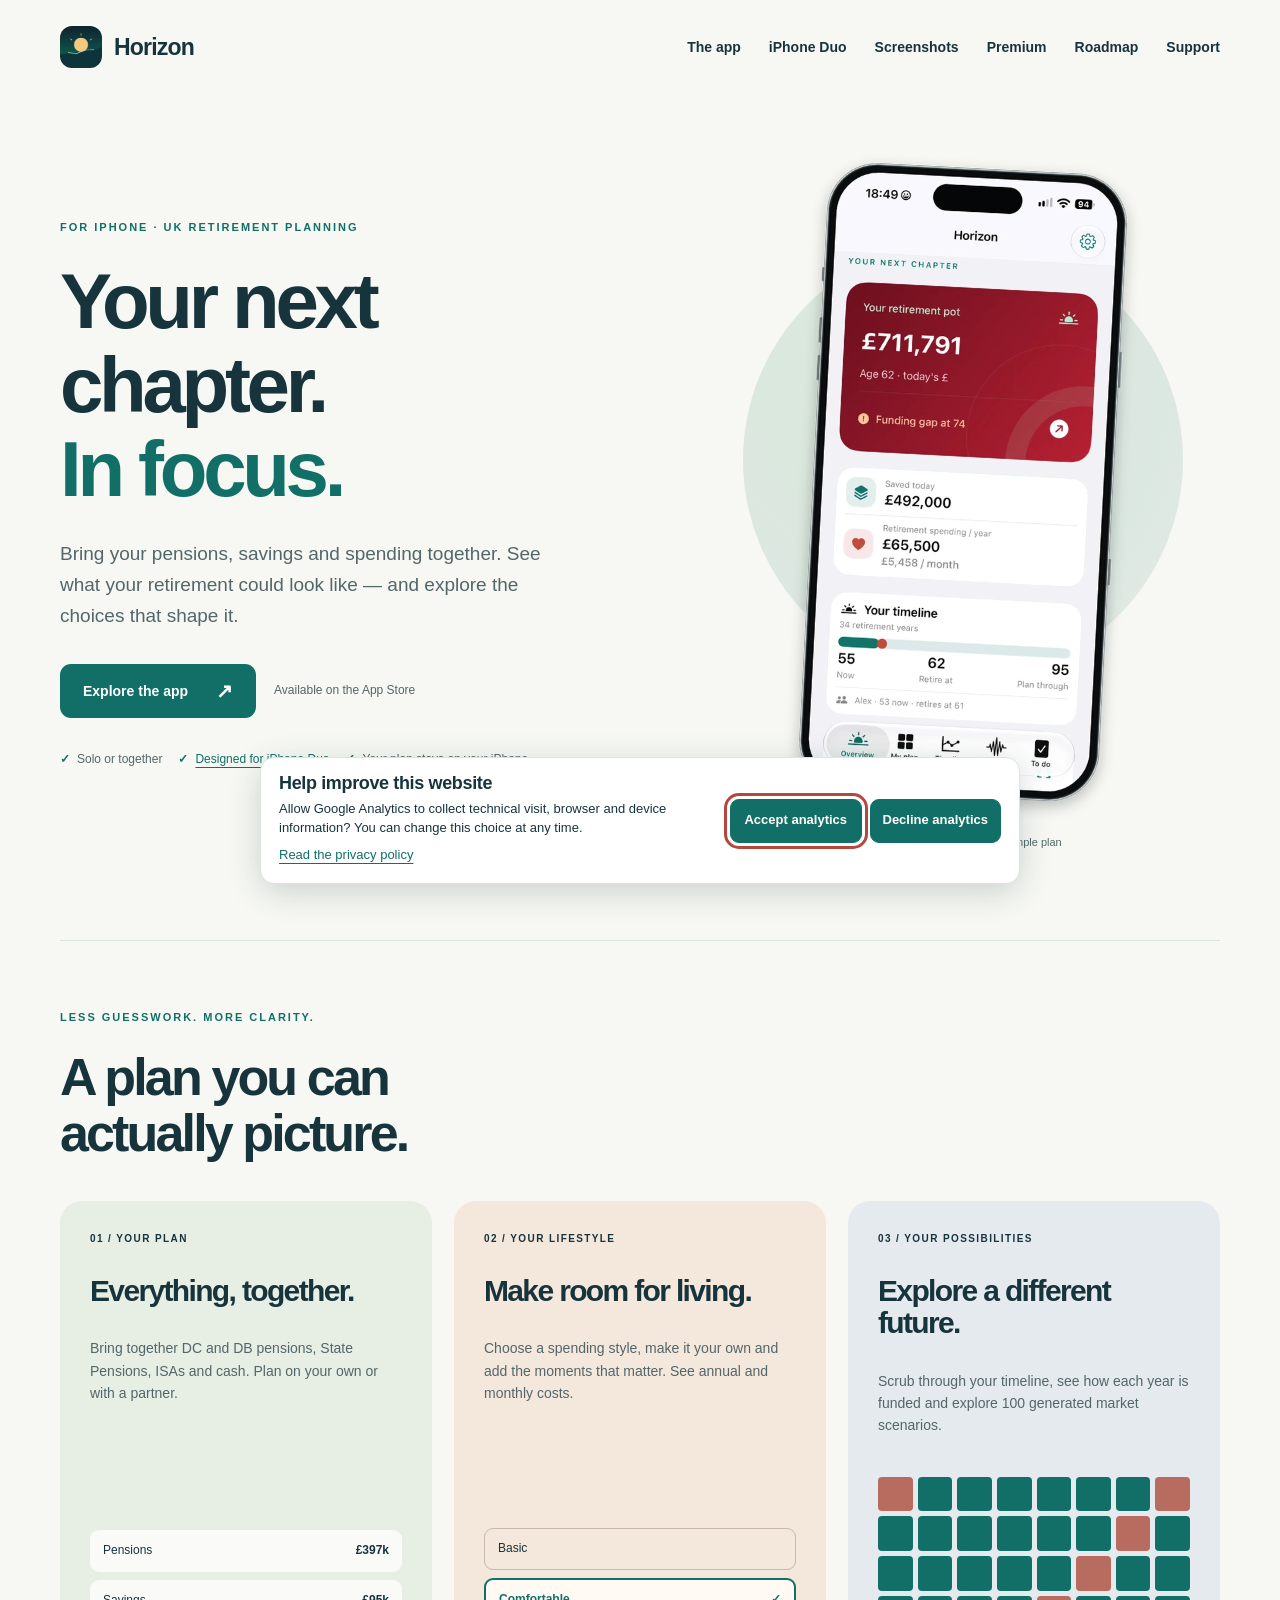
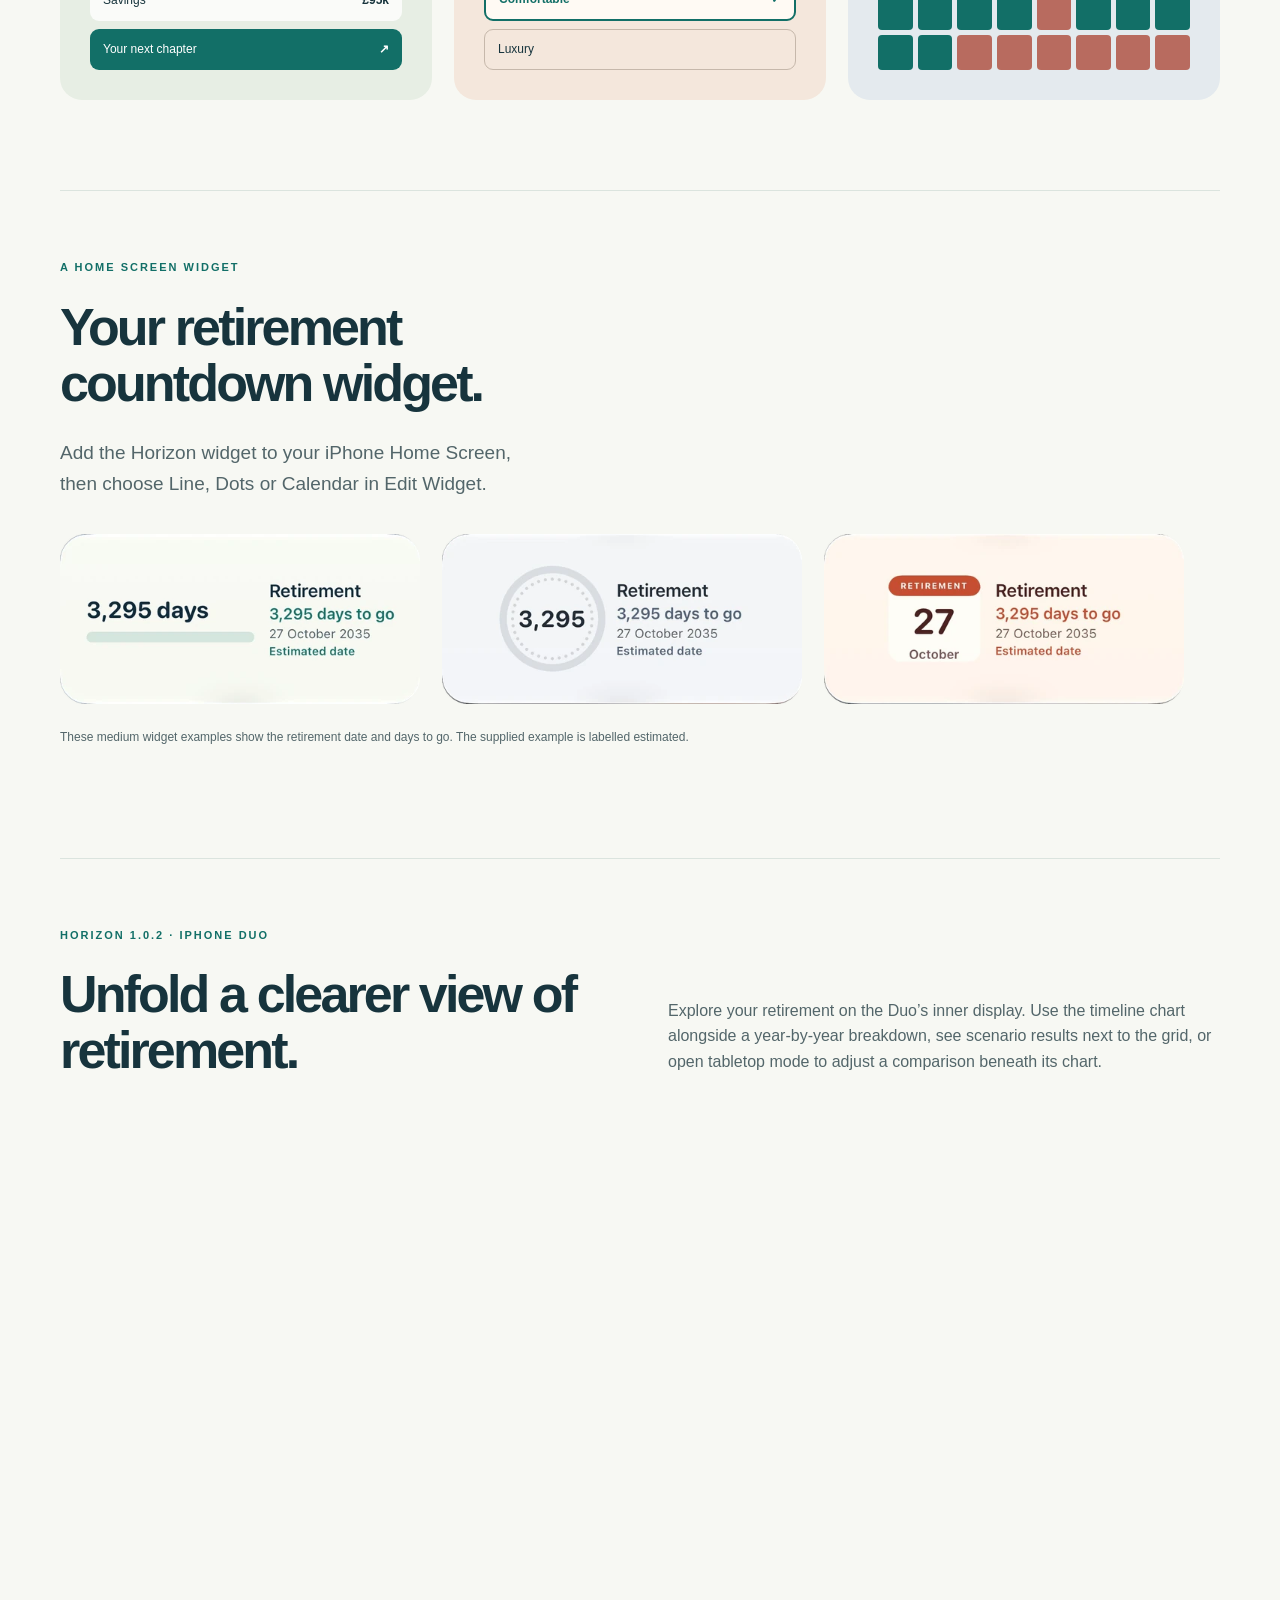
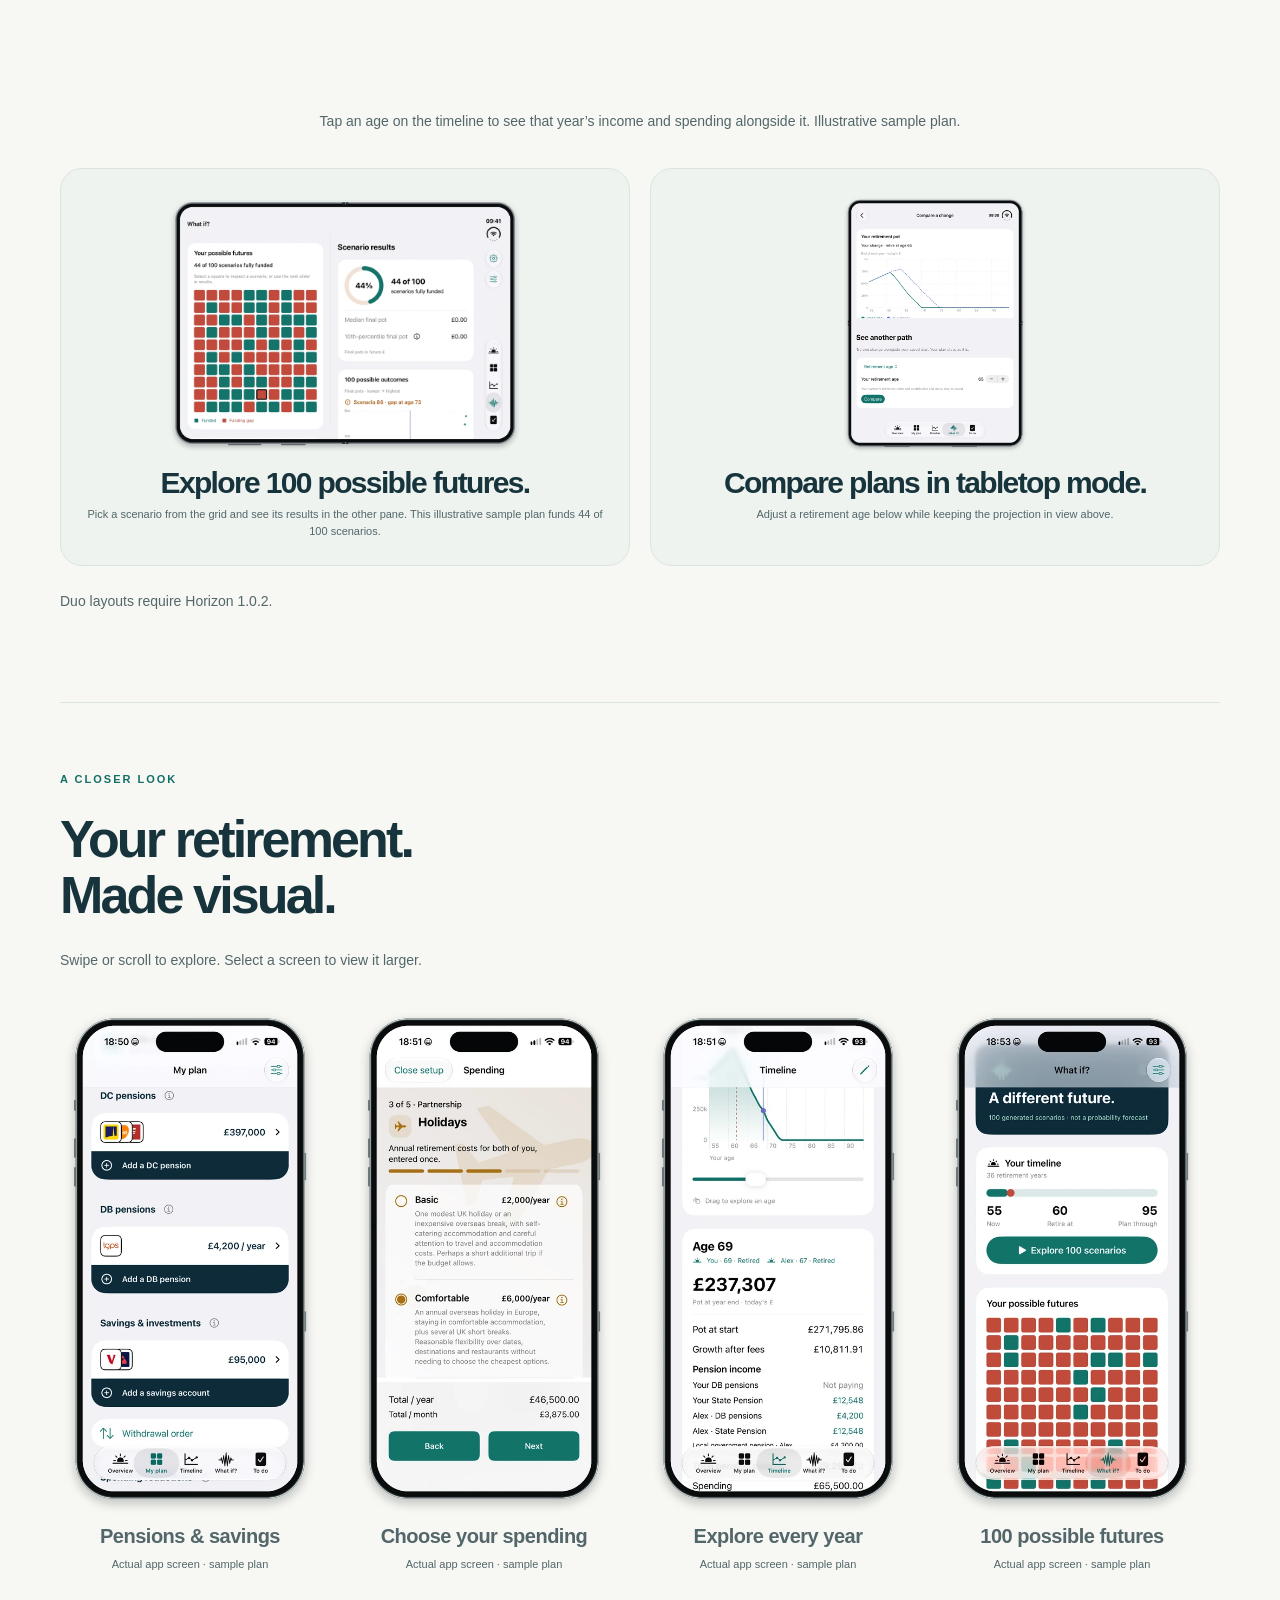
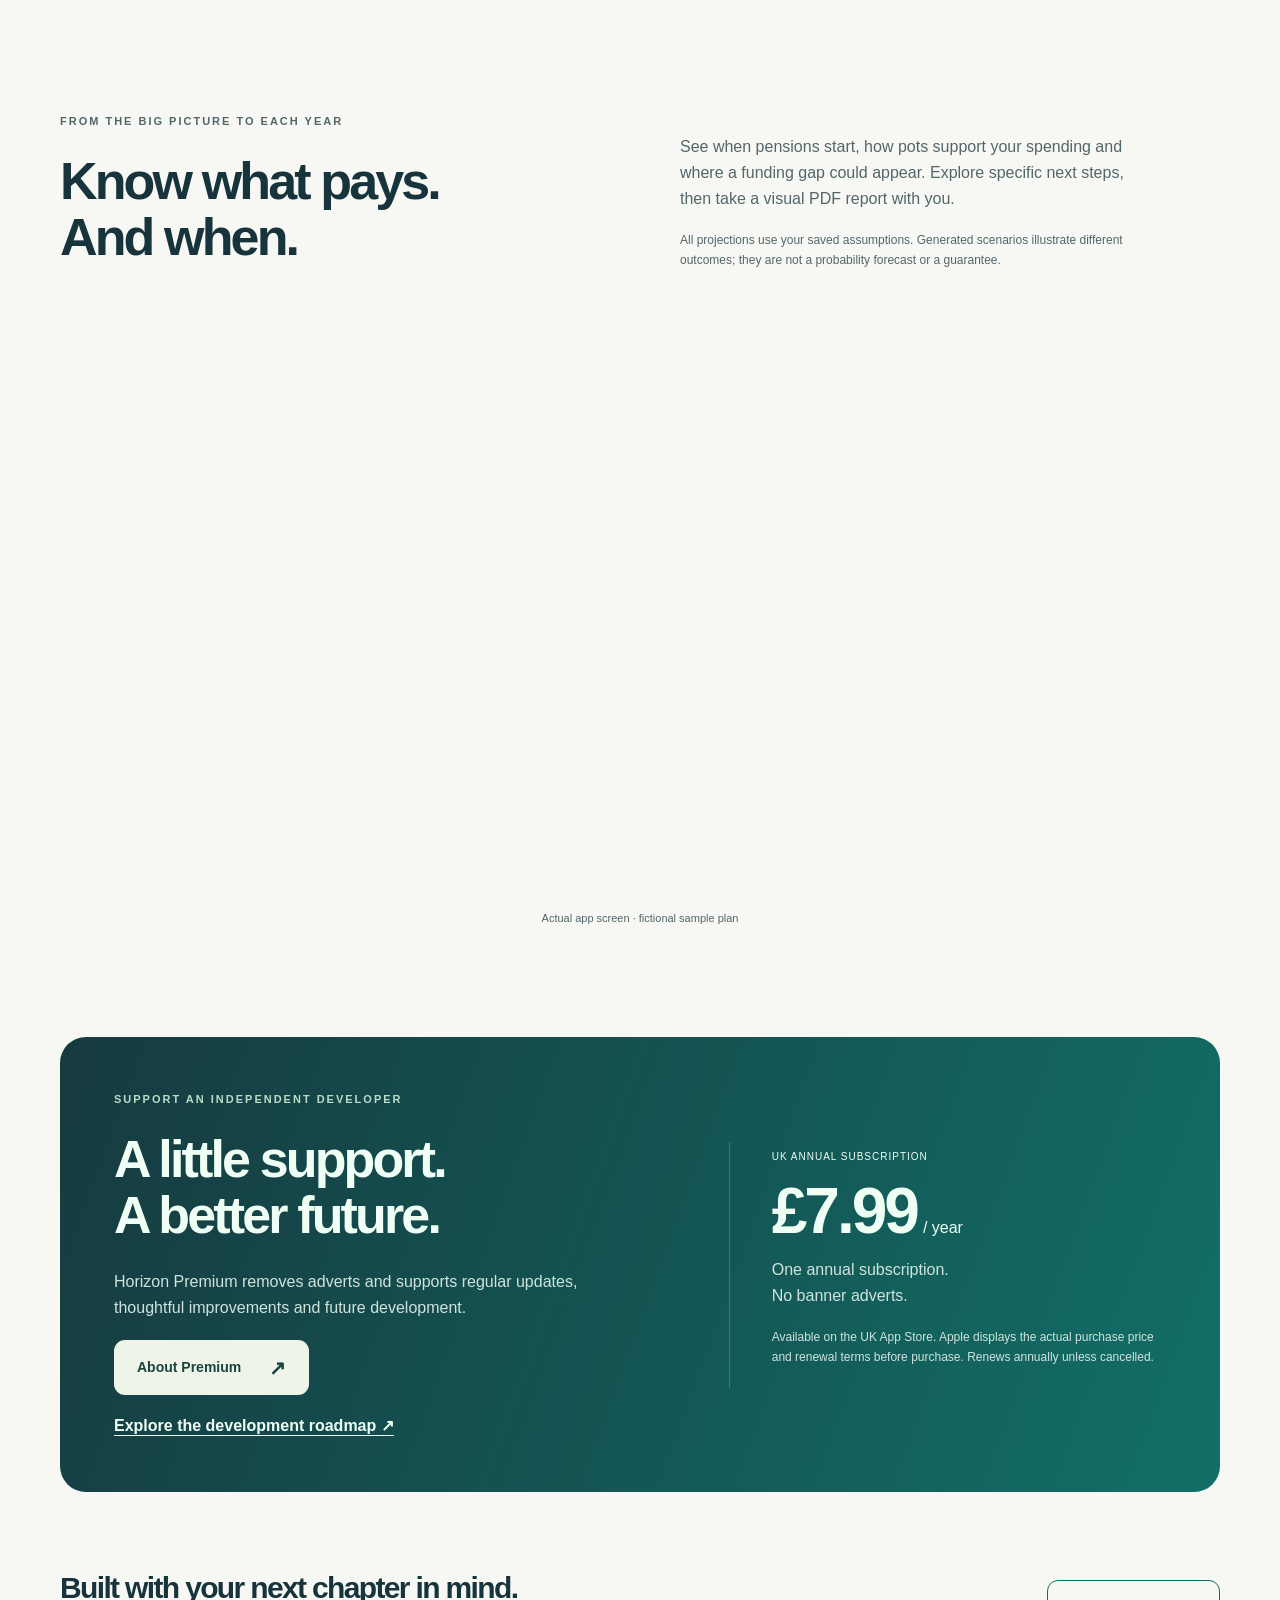
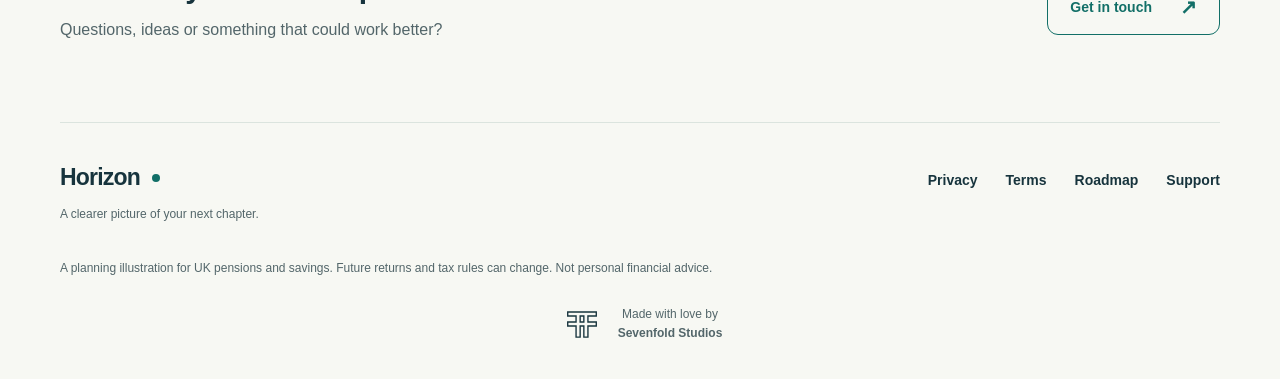
<file: index.html>
<!doctype html>
<html lang="en-GB"><head><meta charset="utf-8"><meta name="viewport" content="width=device-width,initial-scale=1"><meta name="theme-color" content="#126f67"><meta name="description" content="See your pensions, savings and retirement spending together. A visual retirement planner for iPhone, with layouts designed for iPhone Duo in Horizon 1.0.2."><title>Horizon — your next chapter, in focus</title><link rel="icon" href="assets/app-icon.png" type="image/png"><link rel="stylesheet" href="styles.css?v=20261123-duo-frames"><script src="analytics.js?v=20261031b" defer></script></head><body><a class="skip" href="#main">Skip to content</a><header class="site-header wrap"><a class="brand" href="index.html"><img src="assets/app-icon.png" width="42" height="42" alt=""><span>Horizon</span></a><nav aria-label="Main navigation"><a href="index.html#features">The app</a><a href="#iphone-duo">iPhone Duo</a><a href="index.html#screenshots">Screenshots</a><a href="index.html#premium">Premium</a><a href="roadmap.html">Roadmap</a><a href="support.html">Support</a></nav></header>
<main id="main"><section class="hero wrap"><div class="hero-copy"><p class="eyebrow">For iPhone · UK retirement planning</p><h1>Your next chapter.<br><span>In focus.</span></h1><p class="intro">Bring your pensions, savings and spending together. See what your retirement could look like — and explore the choices that shape it.</p><div class="actions"><a class="button" href="#features">Explore the app <span aria-hidden="true">↗</span></a><span class="coming">Available on the App Store</span></div><ul class="hero-notes"><li>Solo or together</li><li><a href="#iphone-duo">Designed for iPhone Duo</a></li><li>Your plan stays on your iPhone</li></ul></div><figure class="preview"><div class="halo" aria-hidden="true"></div><a class="device-photo-link" href="assets/screenshots/framed/overview-phone-960.webp?v=20261020d" target="_blank" rel="noopener" aria-label="Open retirement overview showing a sample pot, funding gap, spending and timeline at full size"><picture class="device-photo"><img src="assets/screenshots/framed/overview-phone-960.webp?v=20261020d" srcset="assets/screenshots/framed/overview-phone-480.webp?v=20261020d 480w, assets/screenshots/framed/overview-phone-960.webp?v=20261020d 960w" sizes="340px" width="960" height="1886" alt="Horizon Overview showing a sample pot, funding gap, spending and timeline" loading="eager" fetchpriority="high" decoding="async"></picture></a><figcaption>Actual app screen · fictional sample plan</figcaption></figure></section>
<section id="features" class="section wrap"><p class="eyebrow">Less guesswork. More clarity.</p><h2>A plan you can<br>actually picture.</h2><div class="feature-grid"><article class="feature"><span class="feature-number">01 / YOUR PLAN</span><h3>Everything, together.</h3><p>Bring together DC and DB pensions, State Pensions, ISAs and cash. Plan on your own or with a partner.</p><div class="account-art" aria-hidden="true"><span>Pensions <b>£397k</b></span><span>Savings <b>£95k</b></span><span class="art-total">Your next chapter <b>↗</b></span></div></article><article class="feature peach"><span class="feature-number">02 / YOUR LIFESTYLE</span><h3>Make room for living.</h3><p>Choose a spending style, make it your own and add the moments that matter. See annual and monthly costs.</p><div class="lifestyle-art" aria-hidden="true"><span>Basic</span><span class="selected">Comfortable <b>✓</b></span><span>Luxury</span></div></article><article class="feature blue"><span class="feature-number">03 / YOUR POSSIBILITIES</span><h3>Explore a different future.</h3><p>Scrub through your timeline, see how each year is funded and explore 100 generated market scenarios.</p><div class="scenario-art" aria-hidden="true"><span class="unfunded"></span><span></span><span></span><span></span><span></span><span></span><span></span><span class="unfunded"></span><span></span><span></span><span></span><span></span><span></span><span></span><span class="unfunded"></span><span></span><span></span><span></span><span></span><span></span><span></span><span class="unfunded"></span><span></span><span></span><span></span><span></span><span></span><span></span><span class="unfunded"></span><span></span><span></span><span></span><span></span><span></span><span class="unfunded"></span><span class="unfunded"></span><span class="unfunded"></span><span class="unfunded"></span><span class="unfunded"></span><span class="unfunded"></span></div></article></div></section>
<section class="section wrap"><p class="eyebrow">A Home Screen widget</p><h2>Your retirement<br>countdown widget.</h2><p class="intro">Add the Horizon widget to your iPhone Home Screen, then choose Line, Dots or Calendar in Edit Widget.</p><div class="widget-styles" aria-label="Three Horizon retirement countdown widget styles"><figure class="widget-card"><a href="assets/screenshots/widgets/widget-line-960.webp" target="_blank" rel="noopener" aria-label="Open Line retirement countdown widget at full size"><picture><img src="assets/screenshots/widgets/widget-line-960.webp" srcset="assets/screenshots/widgets/widget-line-480.webp 480w, assets/screenshots/widgets/widget-line-960.webp 960w" sizes="(max-width: 650px) calc(100vw - 40px), (max-width: 1188px) calc((100vw - 108px) / 3), 360px" width="960" height="455" alt="Line retirement countdown widget showing 3,295 days to go" loading="lazy" decoding="async"></picture></a></figure><figure class="widget-card"><a href="assets/screenshots/widgets/widget-dots-960.webp" target="_blank" rel="noopener" aria-label="Open Dots retirement countdown widget at full size"><picture><img src="assets/screenshots/widgets/widget-dots-960.webp" srcset="assets/screenshots/widgets/widget-dots-480.webp 480w, assets/screenshots/widgets/widget-dots-960.webp 960w" sizes="(max-width: 650px) calc(100vw - 40px), (max-width: 1188px) calc((100vw - 108px) / 3), 360px" width="960" height="455" alt="Dotted retirement countdown widget showing 3,295 days to go" loading="lazy" decoding="async"></picture></a></figure><figure class="widget-card"><a href="assets/screenshots/widgets/widget-calendar-960.webp" target="_blank" rel="noopener" aria-label="Open Calendar retirement countdown widget at full size"><picture><img src="assets/screenshots/widgets/widget-calendar-960.webp" srcset="assets/screenshots/widgets/widget-calendar-480.webp 480w, assets/screenshots/widgets/widget-calendar-960.webp 960w" sizes="(max-width: 650px) calc(100vw - 40px), (max-width: 1188px) calc((100vw - 108px) / 3), 360px" width="960" height="455" alt="Calendar retirement countdown widget showing 3,295 days to go" loading="lazy" decoding="async"></picture></a></figure></div><p class="small">These medium widget examples show the retirement date and days to go. The supplied example is labelled estimated.</p></section>
<section id="iphone-duo" class="section wrap duo-section">
  <div class="duo-intro">
    <div><p class="eyebrow">Horizon 1.0.2 · iPhone Duo</p><h2>Unfold a clearer view of retirement.</h2></div>
    <p>Explore your retirement on the Duo’s inner display. Use the timeline chart alongside a year-by-year breakdown, see scenario results next to the grid, or open tabletop mode to adjust a comparison beneath its chart.</p>
  </div>
  <figure class="duo-feature">
    <a href="assets/screenshots/duo/book-phone-1280.webp?v=duo-hinge" aria-label="Open the Duo timeline screenshot at full size">
      <img src="assets/screenshots/duo/book-phone-1280.webp?v=duo-hinge" width="1280" height="930" srcset="assets/screenshots/duo/book-phone-640.webp?v=duo-hinge 640w, assets/screenshots/duo/book-phone-1280.webp?v=duo-hinge 1280w" sizes="(max-width: 850px) calc(100vw - 32px), 800px" loading="lazy" decoding="async" alt="Horizon on iPhone Duo with its timeline chart beside a breakdown of income and spending at age 75">
    </a>
    <figcaption>Tap an age on the timeline to see that year’s income and spending alongside it. Illustrative sample plan.</figcaption>
  </figure>
  <div class="duo-detail-grid">
    <figure>
      <img src="assets/screenshots/duo/scenarios-mixed-phone-960.webp" width="960" height="698" loading="lazy" decoding="async" alt="Horizon’s scenario grid with 44 funded outcomes and 56 funding gaps in an illustrative sample plan">
      <figcaption><h3>Explore 100 possible futures.</h3><p>Pick a scenario from the grid and see its results in the other pane. This illustrative sample plan funds 44 of 100 scenarios.</p></figcaption>
    </figure>
    <figure>
      <img src="assets/screenshots/duo/tabletop-phone-720.webp?v=duo-hinge" width="720" height="991" loading="lazy" decoding="async" alt="Horizon in tabletop mode with the retirement comparison chart above the age controls">
      <figcaption><h3>Compare plans in tabletop mode.</h3><p>Adjust a retirement age below while keeping the projection in view above.</p></figcaption>
    </figure>
  </div>
  <p class="duo-release-note">Duo layouts require Horizon 1.0.2.</p>
</section>
<section id="screenshots" class="section screenshot-section wrap"><p class="eyebrow">A closer look</p><h2>Your retirement.<br>Made visual.</h2><p class="gallery-hint">Swipe or scroll to explore. Select a screen to view it larger.</p><div class="screenshot-gallery" tabindex="0" role="region" aria-label="Horizon app screenshots"><figure class="screenshot-card"><a class="device-photo-link" href="assets/screenshots/framed/my-plan-phone-960.webp?v=20261020d" target="_blank" rel="noopener" aria-label="Open my plan showing grouped pension and savings accounts with provider logos at full size"><picture class="device-photo"><img src="assets/screenshots/framed/my-plan-phone-960.webp?v=20261020d" srcset="assets/screenshots/framed/my-plan-phone-480.webp?v=20261020d 480w, assets/screenshots/framed/my-plan-phone-960.webp?v=20261020d 960w" sizes="260px" width="960" height="1886" alt="My Plan showing grouped pension and savings accounts with provider logos" loading="lazy" decoding="async"></picture></a><figcaption><h3>Pensions & savings</h3><p>Actual app screen · sample plan</p></figcaption></figure><figure class="screenshot-card"><a class="device-photo-link" href="assets/screenshots/framed/spending-holidays-phone-960.webp?v=20261020d" target="_blank" rel="noopener" aria-label="Open spending setup with basic, comfortable and luxury lifestyle choices at full size"><picture class="device-photo"><img src="assets/screenshots/framed/spending-holidays-phone-960.webp?v=20261020d" srcset="assets/screenshots/framed/spending-holidays-phone-480.webp?v=20261020d 480w, assets/screenshots/framed/spending-holidays-phone-960.webp?v=20261020d 960w" sizes="260px" width="960" height="1886" alt="Holiday spending setup with Basic, Comfortable and Luxury lifestyle choices" loading="lazy" decoding="async"></picture></a><figcaption><h3>Choose your spending</h3><p>Actual app screen · sample plan</p></figcaption></figure><figure class="screenshot-card"><a class="device-photo-link" href="assets/screenshots/framed/timeline-phone-960.webp?v=20261020d" target="_blank" rel="noopener" aria-label="Open timeline showing pension income and retirement status at the selected age at full size"><picture class="device-photo"><img src="assets/screenshots/framed/timeline-phone-960.webp?v=20261020d" srcset="assets/screenshots/framed/timeline-phone-480.webp?v=20261020d 480w, assets/screenshots/framed/timeline-phone-960.webp?v=20261020d 960w" sizes="260px" width="960" height="1886" alt="Timeline showing pension income and retirement status at the selected age" loading="lazy" decoding="async"></picture></a><figcaption><h3>Explore every year</h3><p>Actual app screen · sample plan</p></figcaption></figure><figure class="screenshot-card"><a class="device-photo-link" href="assets/screenshots/framed/scenario-grid-phone-960.webp?v=20261020d" target="_blank" rel="noopener" aria-label="Open what if screen showing generated scenarios as green and red squares at full size"><picture class="device-photo"><img src="assets/screenshots/framed/scenario-grid-phone-960.webp?v=20261020d" srcset="assets/screenshots/framed/scenario-grid-phone-480.webp?v=20261020d 480w, assets/screenshots/framed/scenario-grid-phone-960.webp?v=20261020d 960w" sizes="260px" width="960" height="1886" alt="What if screen showing generated scenarios as green and red squares" loading="lazy" decoding="async"></picture></a><figcaption><h3>100 possible futures</h3><p>Actual app screen · sample plan</p></figcaption></figure><figure class="screenshot-card"><a class="device-photo-link" href="assets/screenshots/framed/next-steps-phone-960.webp?v=20261020d" target="_blank" rel="noopener" aria-label="Open next steps with calculated retirement, spending and savings options at full size"><picture class="device-photo"><img src="assets/screenshots/framed/next-steps-phone-960.webp?v=20261020d" srcset="assets/screenshots/framed/next-steps-phone-480.webp?v=20261020d 480w, assets/screenshots/framed/next-steps-phone-960.webp?v=20261020d 960w" sizes="260px" width="960" height="1886" alt="Next Steps with calculated retirement, spending and savings options" loading="lazy" decoding="async"></picture></a><figcaption><h3>Ways to close the gap</h3><p>Actual app screen · sample plan</p></figcaption></figure><figure class="screenshot-card"><a class="device-photo-link" href="assets/screenshots/framed/life-events-phone-960.webp?v=20261020d" target="_blank" rel="noopener" aria-label="Open my plan showing spending reductions and future life events at full size"><picture class="device-photo"><img src="assets/screenshots/framed/life-events-phone-960.webp?v=20261020d" srcset="assets/screenshots/framed/life-events-phone-480.webp?v=20261020d 480w, assets/screenshots/framed/life-events-phone-960.webp?v=20261020d 960w" sizes="260px" width="960" height="1886" alt="My Plan showing spending reductions and future life events" loading="lazy" decoding="async"></picture></a><figcaption><h3>Make room for life</h3><p>Actual app screen · sample plan</p></figcaption></figure><figure class="screenshot-card"><a class="device-photo-link" href="assets/screenshots/framed/spending-summary-phone-960.webp?v=20261020d" target="_blank" rel="noopener" aria-label="Open retirement spending chart with category totals and annual spending at full size"><picture class="device-photo"><img src="assets/screenshots/framed/spending-summary-phone-960.webp?v=20261020d" srcset="assets/screenshots/framed/spending-summary-phone-480.webp?v=20261020d 480w, assets/screenshots/framed/spending-summary-phone-960.webp?v=20261020d 960w" sizes="260px" width="960" height="1886" alt="Horizon spending chart with category totals and annual spending" loading="lazy" decoding="async"></picture></a><figcaption><h3>Your spending, together</h3><p>Actual app screen · sample plan</p></figcaption></figure><figure class="screenshot-card"><a class="device-photo-link" href="assets/screenshots/framed/reminders-phone-960.webp?v=20261020d" target="_blank" rel="noopener" aria-label="Open scenario results showing the range of final pots and one selected outcome at full size"><picture class="device-photo"><img src="assets/screenshots/framed/reminders-phone-960.webp?v=20261020d" srcset="assets/screenshots/framed/reminders-phone-480.webp?v=20261020d 480w, assets/screenshots/framed/reminders-phone-960.webp?v=20261020d 960w" sizes="260px" width="960" height="1886" alt="To do showing one overdue reminder, two due reminders and the blue plan review item" loading="lazy" decoding="async"></picture></a><figcaption><h3>Keep your next steps on track</h3><p>Actual app screen · sample plan</p></figcaption></figure></div></section><section class="story funding-story wrap"><div class="story-copy"><div><p class="eyebrow">From the big picture to each year</p><h2>Know what pays.<br>And when.</h2></div><div><p>See when pensions start, how pots support your spending and where a funding gap could appear. Explore specific next steps, then take a visual PDF report with you.</p><p class="small">All projections use your saved assumptions. Generated scenarios illustrate different outcomes; they are not a probability forecast or a guarantee.</p></div></div><figure class="landscape-preview"><a class="device-photo-link" href="assets/screenshots/framed/funding-chart-phone-1920.webp?v=20261020d" target="_blank" rel="noopener" aria-label="Open the annual funding chart with selected-year pension sources at full size"><picture class="device-photo"><img src="assets/screenshots/framed/funding-chart-phone-960.webp?v=20261020d" srcset="assets/screenshots/framed/funding-chart-phone-960.webp?v=20261020d 960w, assets/screenshots/framed/funding-chart-phone-1920.webp?v=20261020d 1920w" sizes="(max-width: 650px) calc(100vw - 40px), (max-width: 1224px) calc(100vw - 64px), 1160px" width="1920" height="977" alt="How each year is funded, with the selected age 70 year showing pension sources" loading="lazy" decoding="async"></picture></a><figcaption>Actual app screen · fictional sample plan</figcaption></figure></section>
<section id="premium" class="premium wrap"><div><p class="eyebrow">Support an independent developer</p><h2>A little support.<br>A better future.</h2><p>Horizon Premium removes adverts and supports regular updates, thoughtful improvements and future development.</p><a class="button button-light" href="support.html#premium-help">About Premium <span aria-hidden="true">↗</span></a><p class="premium-roadmap"><a href="roadmap.html">Explore the development roadmap <span aria-hidden="true">↗</span></a></p></div><div class="price"><span>UK annual subscription</span><strong>£7.99<small>/ year</small></strong><p>One annual subscription.<br>No banner adverts.</p><p class="small">Available on the UK App Store. Apple displays the actual purchase price and renewal terms before purchase. Renews annually unless cancelled.</p></div></section><section class="contact-strip wrap"><div><h2>Built with your next chapter in mind.</h2><p>Questions, ideas or something that could work better?</p></div><a class="button button-outline" href="support.html">Get in touch <span aria-hidden="true">↗</span></a></section></main><footer class="site-footer wrap"><div><a class="brand" href="index.html">Horizon<span class="brand-dot" aria-hidden="true"></span></a><p>A clearer picture of your next chapter.</p></div><nav aria-label="Policies"><a href="privacy.html">Privacy</a><a href="terms.html">Terms</a><a href="roadmap.html">Roadmap</a><a href="support.html">Support</a></nav><p class="small">A planning illustration for UK pensions and savings. Future returns and tax rules can change. Not personal financial advice.</p><p class="studio-credit"><img src="assets/sevenfold-studios.svg?v=20261020g" width="88" height="62" alt="" loading="lazy" decoding="async"><span>Made with love by<br><strong>Sevenfold Studios</strong></span></p></footer></body></html>
</file>
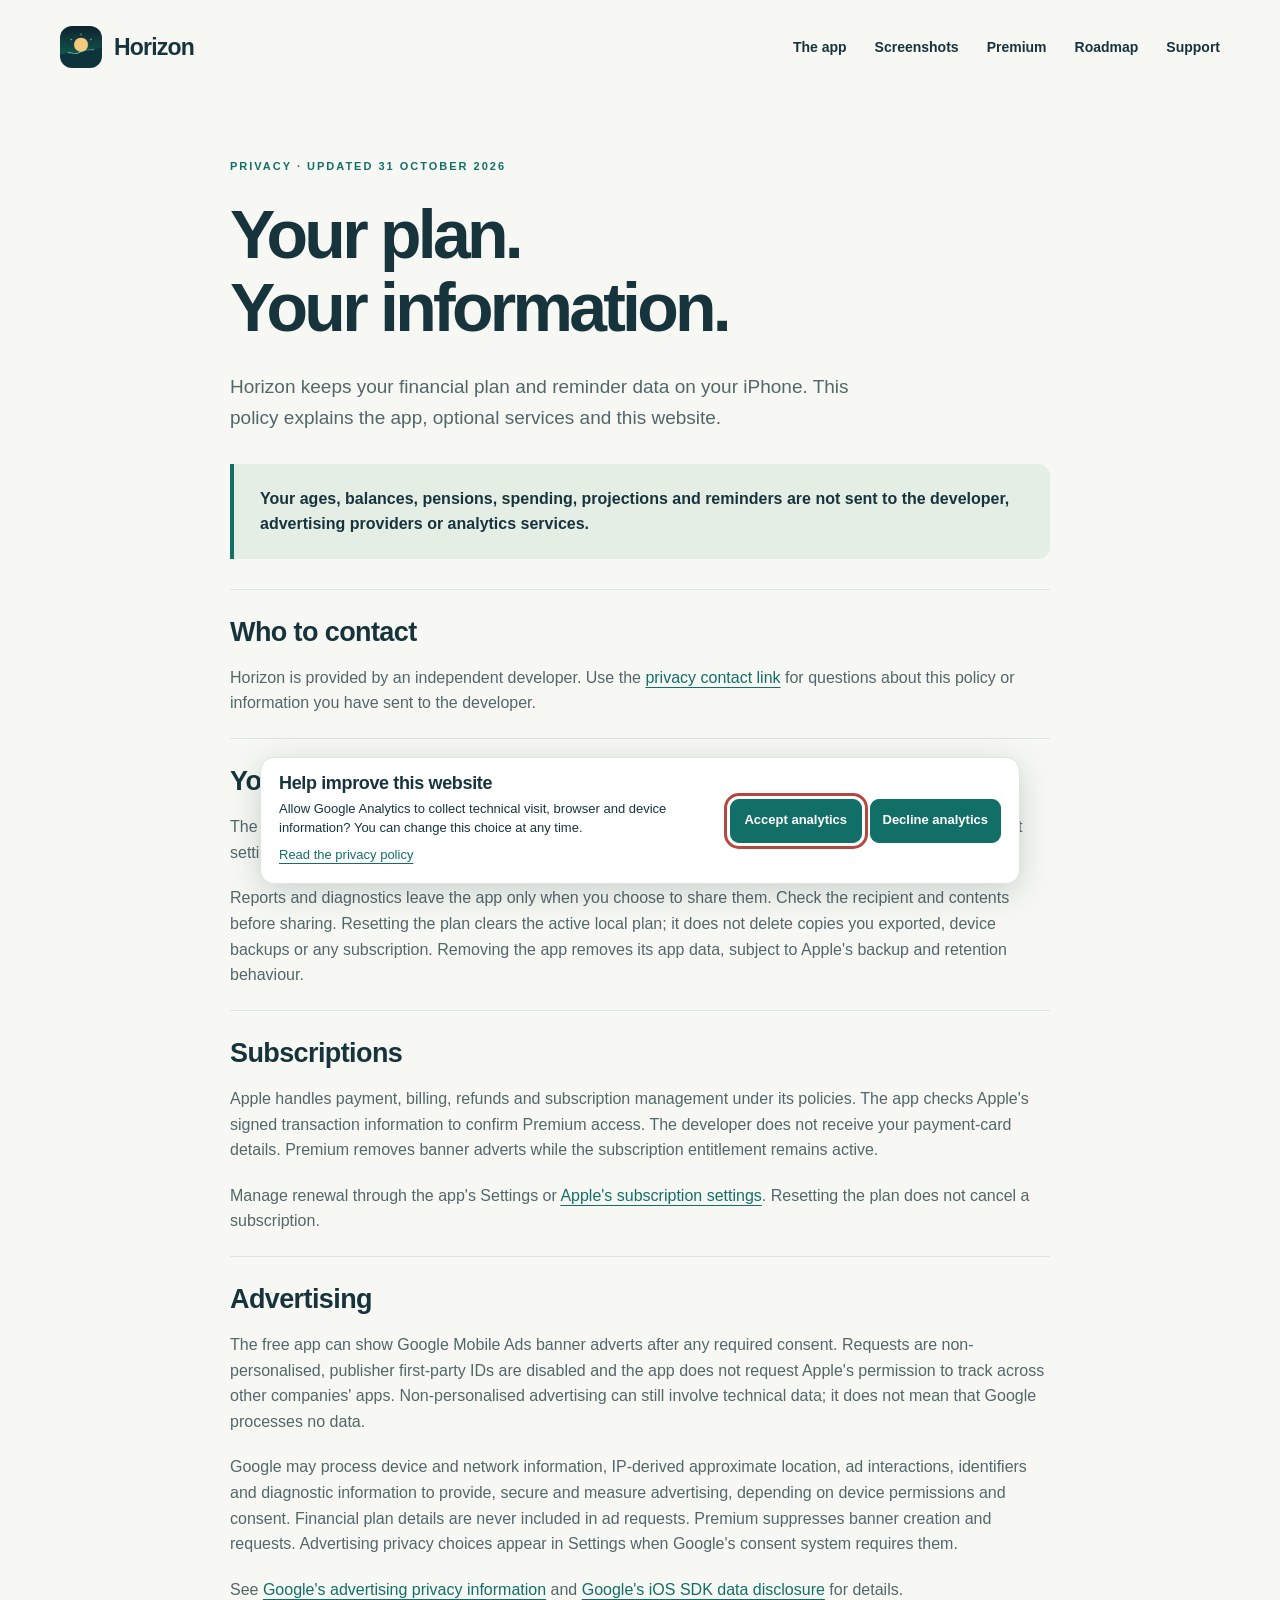
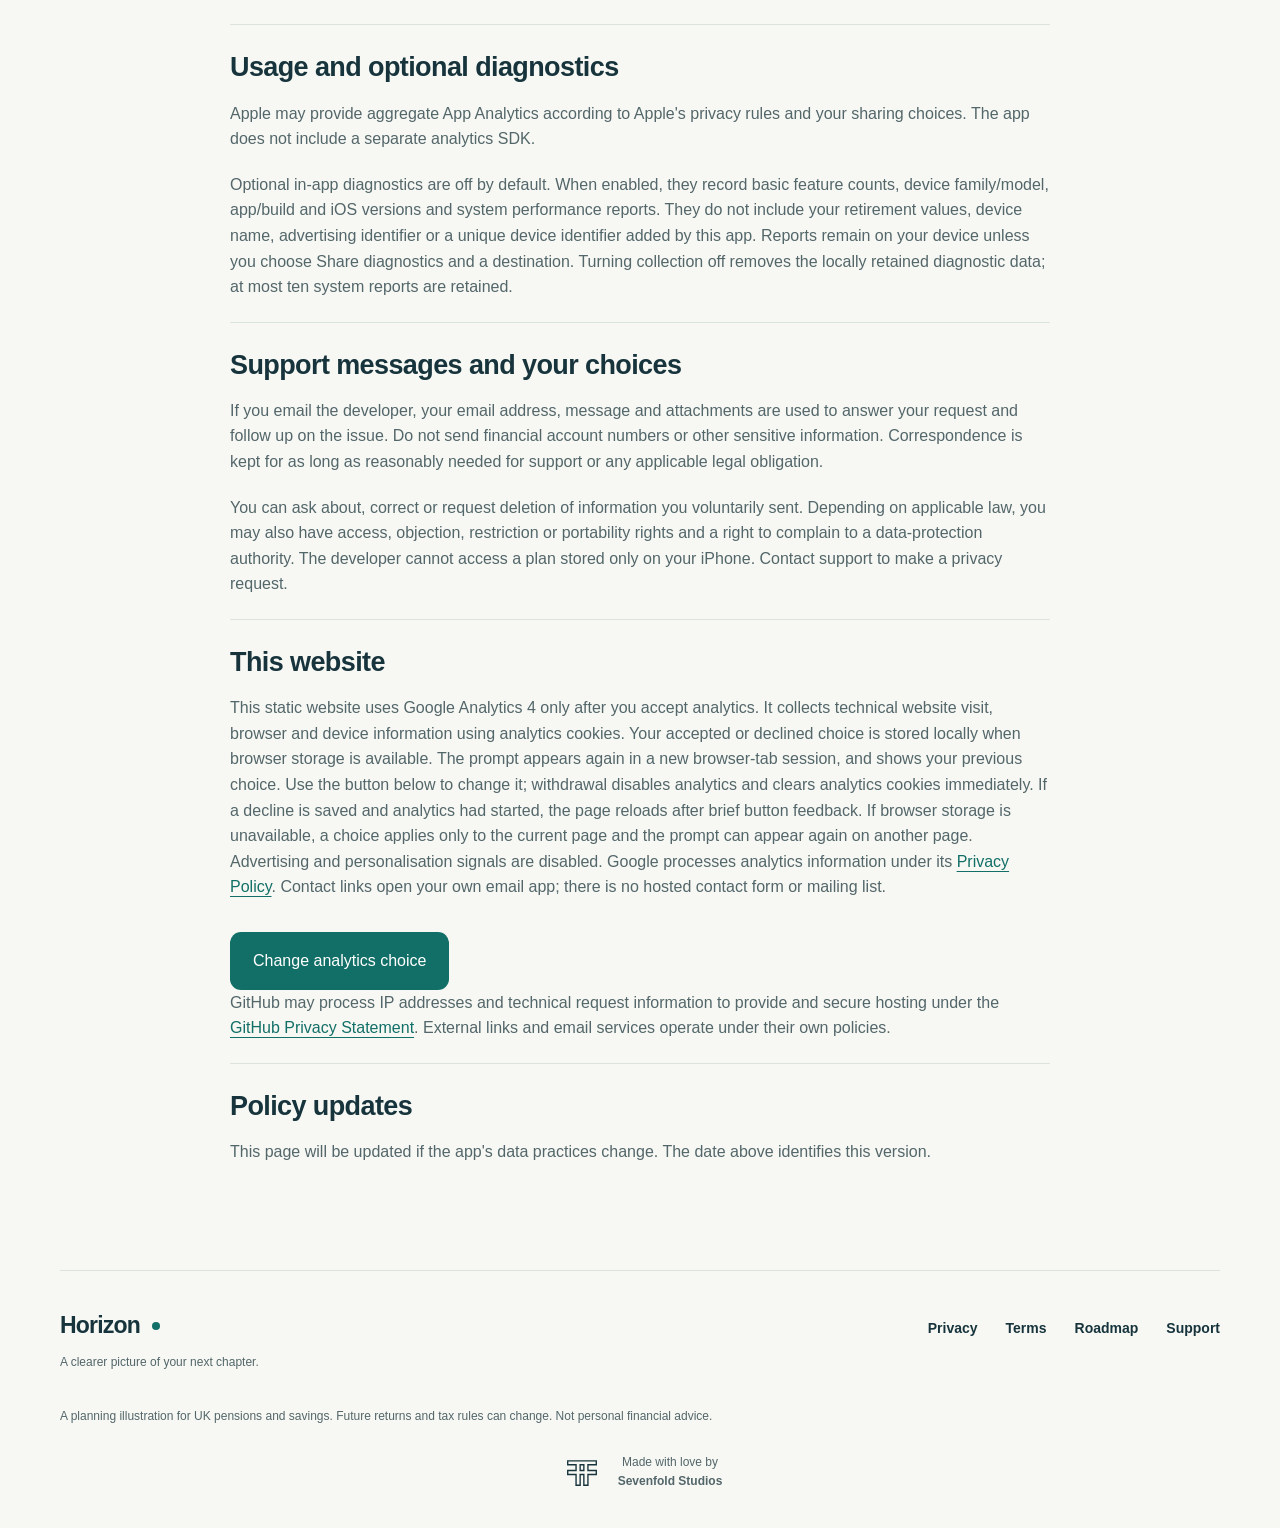
<file: privacy.html>
<!doctype html>
<html lang="en-GB"><head><meta charset="utf-8"><meta name="viewport" content="width=device-width,initial-scale=1"><meta name="theme-color" content="#126f67"><meta name="description" content="How Horizon handles your plan, subscriptions, advertising, diagnostics and website visits."><title>Privacy — Horizon</title><link rel="icon" href="assets/app-icon.png" type="image/png"><link rel="stylesheet" href="styles.css?v=20261031b"><script src="analytics.js?v=20261031b" defer></script></head><body><a class="skip" href="#main">Skip to content</a><header class="site-header wrap"><a class="brand" href="index.html"><img src="assets/app-icon.png" width="42" height="42" alt=""><span>Horizon</span></a><nav aria-label="Main navigation"><a href="index.html#features">The app</a><a href="index.html#screenshots">Screenshots</a><a href="index.html#premium">Premium</a><a href="roadmap.html">Roadmap</a><a href="support.html">Support</a></nav></header>
<main id="main" class="policy wrap"><p class="eyebrow">Privacy · updated 31 October 2026</p><h1>Your plan.<br>Your information.</h1><p class="intro">Horizon keeps your financial plan and reminder data on your iPhone. This policy explains the app, optional services and this website.</p><div class="policy-highlight">Your ages, balances, pensions, spending, projections and reminders are not sent to the developer, advertising providers or analytics services.</div>
<section><h2>Who to contact</h2><p>Horizon is provided by an independent developer. Use the <a href="support.html#contact">privacy contact link</a> for questions about this policy or information you have sent to the developer.</p></section>
<section><h2>Your retirement plan</h2><p>The app stores your plan locally using iOS file protection. Device backups follow your iPhone and Apple account settings. No developer-operated account or cloud synchronisation service is used.</p><p>Reports and diagnostics leave the app only when you choose to share them. Check the recipient and contents before sharing. Resetting the plan clears the active local plan; it does not delete copies you exported, device backups or any subscription. Removing the app removes its app data, subject to Apple's backup and retention behaviour.</p></section>
<section><h2>Subscriptions</h2><p>Apple handles payment, billing, refunds and subscription management under its policies. The app checks Apple's signed transaction information to confirm Premium access. The developer does not receive your payment-card details. Premium removes banner adverts while the subscription entitlement remains active.</p><p>Manage renewal through the app's Settings or <a href="https://support.apple.com/en-gb/118428">Apple's subscription settings</a>. Resetting the plan does not cancel a subscription.</p></section>
<section><h2>Advertising</h2><p>The free app can show Google Mobile Ads banner adverts after any required consent. Requests are non-personalised, publisher first-party IDs are disabled and the app does not request Apple's permission to track across other companies' apps. Non-personalised advertising can still involve technical data; it does not mean that Google processes no data.</p><p>Google may process device and network information, IP-derived approximate location, ad interactions, identifiers and diagnostic information to provide, secure and measure advertising, depending on device permissions and consent. Financial plan details are never included in ad requests. Premium suppresses banner creation and requests. Advertising privacy choices appear in Settings when Google's consent system requires them.</p><p>See <a href="https://policies.google.com/technologies/ads">Google's advertising privacy information</a> and <a href="https://developers.google.com/admob/ios/privacy/data-disclosure">Google's iOS SDK data disclosure</a> for details.</p></section>
<section><h2>Usage and optional diagnostics</h2><p>Apple may provide aggregate App Analytics according to Apple's privacy rules and your sharing choices. The app does not include a separate analytics SDK.</p><p>Optional in-app diagnostics are off by default. When enabled, they record basic feature counts, device family/model, app/build and iOS versions and system performance reports. They do not include your retirement values, device name, advertising identifier or a unique device identifier added by this app. Reports remain on your device unless you choose Share diagnostics and a destination. Turning collection off removes the locally retained diagnostic data; at most ten system reports are retained.</p></section>
<section><h2>Support messages and your choices</h2><p>If you email the developer, your email address, message and attachments are used to answer your request and follow up on the issue. Do not send financial account numbers or other sensitive information. Correspondence is kept for as long as reasonably needed for support or any applicable legal obligation.</p><p>You can ask about, correct or request deletion of information you voluntarily sent. Depending on applicable law, you may also have access, objection, restriction or portability rights and a right to complain to a data-protection authority. The developer cannot access a plan stored only on your iPhone. Contact support to make a privacy request.</p></section>
<section><h2>This website</h2><p>This static website uses Google Analytics 4 only after you accept analytics. It collects technical website visit, browser and device information using analytics cookies. Your accepted or declined choice is stored locally when browser storage is available. The prompt appears again in a new browser-tab session, and shows your previous choice. Use the button below to change it; withdrawal disables analytics and clears analytics cookies immediately. If a decline is saved and analytics had started, the page reloads after brief button feedback. If browser storage is unavailable, a choice applies only to the current page and the prompt can appear again on another page. Advertising and personalisation signals are disabled. Google processes analytics information under its <a href="https://policies.google.com/privacy">Privacy Policy</a>. Contact links open your own email app; there is no hosted contact form or mailing list.</p><button id="analytics-settings" class="button analytics-settings" type="button">Change analytics choice</button><p>GitHub may process IP addresses and technical request information to provide and secure hosting under the <a href="https://docs.github.com/en/site-policy/privacy-policies/github-general-privacy-statement">GitHub Privacy Statement</a>. External links and email services operate under their own policies.</p></section>
<section><h2>Policy updates</h2><p>This page will be updated if the app's data practices change. The date above identifies this version.</p></section></main><footer class="site-footer wrap"><div><a class="brand" href="index.html">Horizon<span class="brand-dot" aria-hidden="true"></span></a><p>A clearer picture of your next chapter.</p></div><nav aria-label="Policies"><a href="privacy.html">Privacy</a><a href="terms.html">Terms</a><a href="roadmap.html">Roadmap</a><a href="support.html">Support</a></nav><p class="small">A planning illustration for UK pensions and savings. Future returns and tax rules can change. Not personal financial advice.</p><p class="studio-credit"><img src="assets/sevenfold-studios.svg?v=20261020g" width="88" height="62" alt="" loading="lazy" decoding="async"><span>Made with love by<br><strong>Sevenfold Studios</strong></span></p></footer></body></html>
</file>
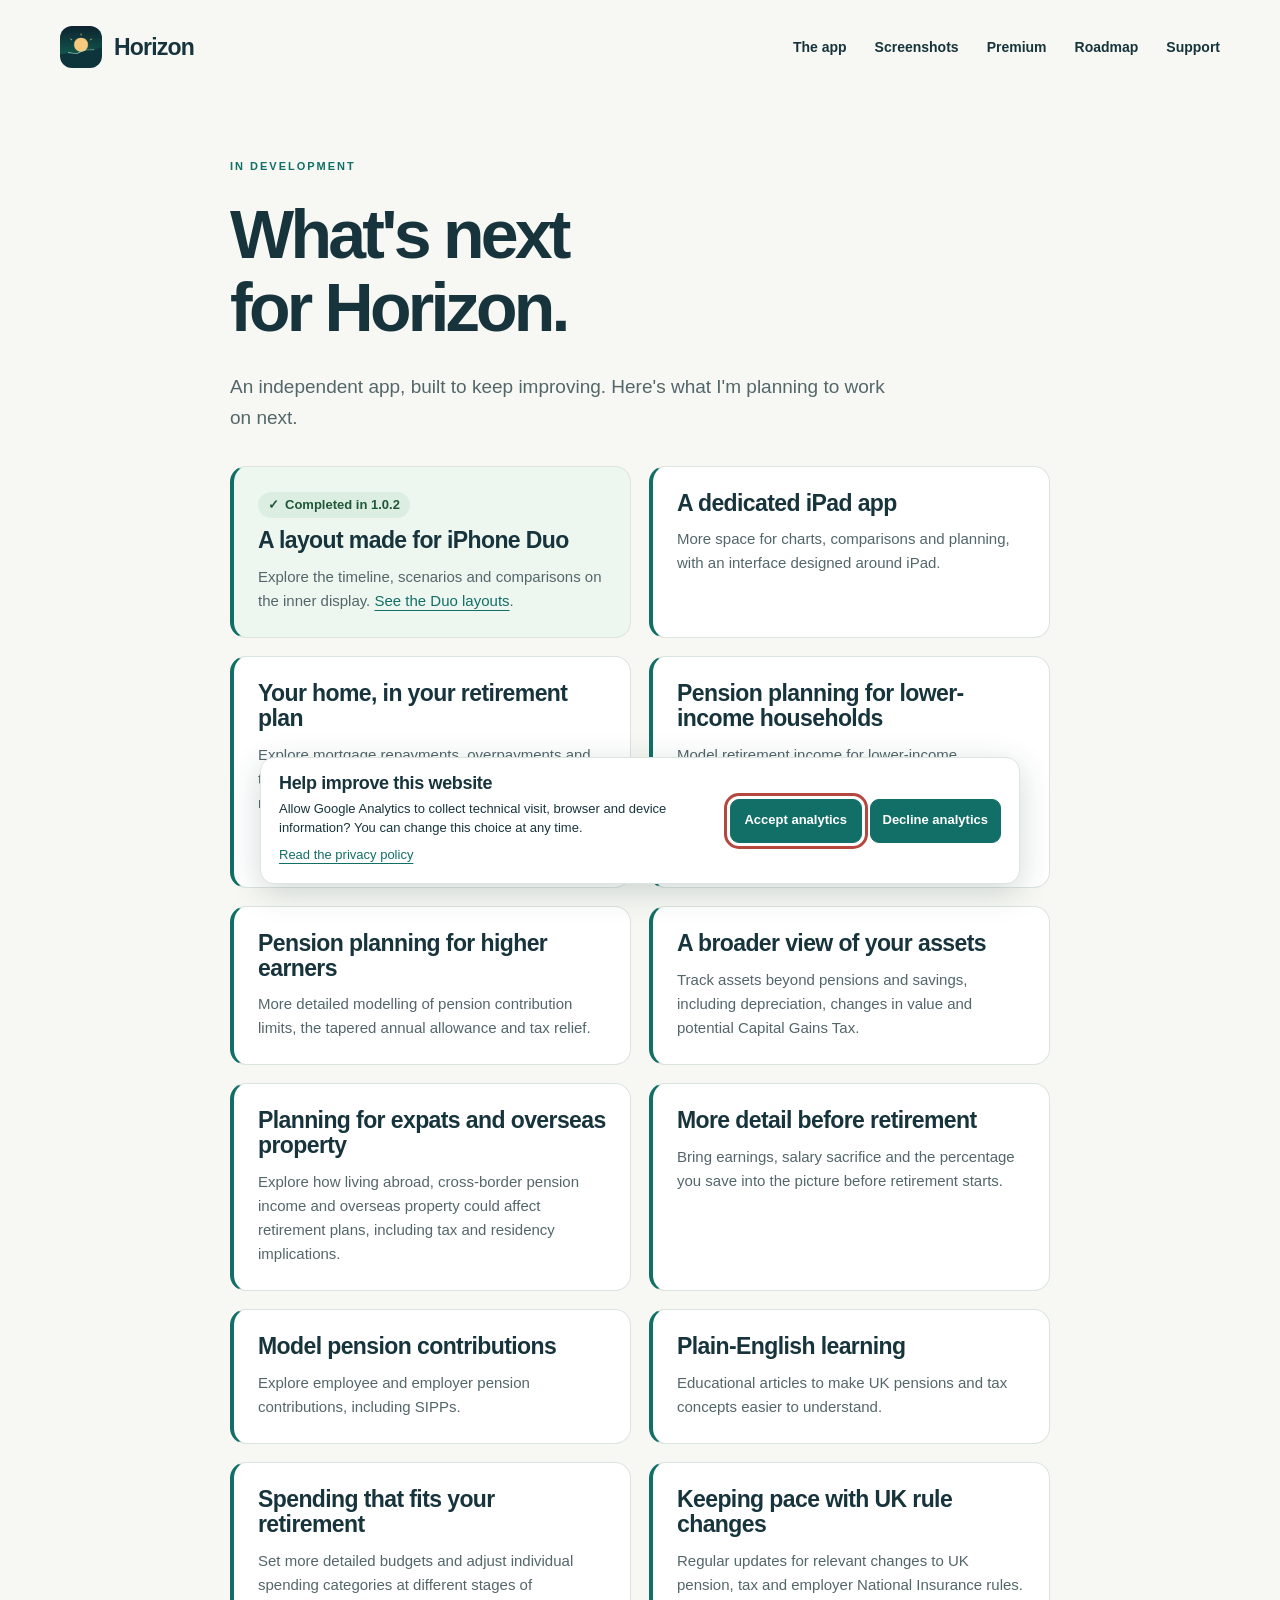
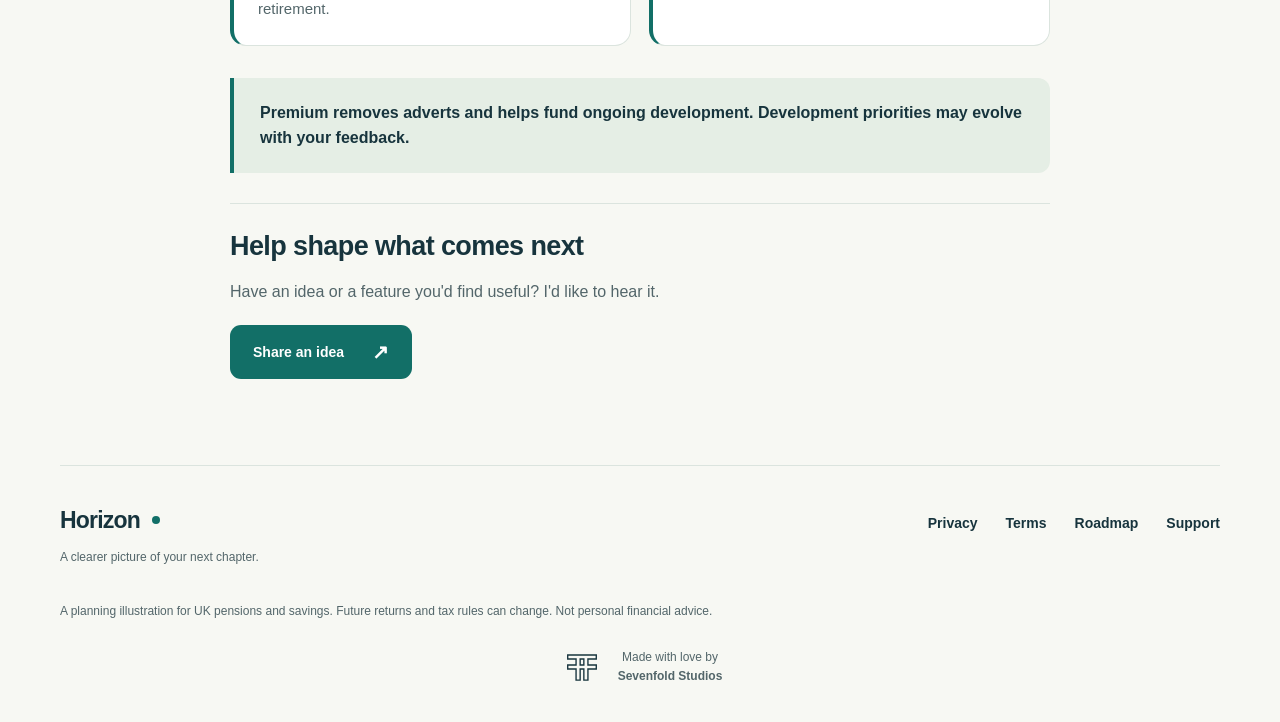
<file: roadmap.html>
<!doctype html>
<html lang="en-GB">
<head>
  <meta charset="utf-8">
  <meta name="viewport" content="width=device-width,initial-scale=1">
  <meta name="theme-color" content="#126f67">
  <meta name="description" content="In development for Horizon: completed iPhone Duo layouts, a dedicated iPad app, home and mortgage planning, pensions, assets and more control over spending.">
  <title>Development roadmap — Horizon</title>
  <link rel="icon" href="assets/app-icon.png" type="image/png">
  <link rel="stylesheet" href="styles.css?v=20261123-duo-frames">
<script src="analytics.js?v=20261031b" defer></script></head>
<body>
  <a class="skip" href="#main">Skip to content</a>
  <header class="site-header wrap">
    <a class="brand" href="index.html"><img src="assets/app-icon.png" width="42" height="42" alt=""><span>Horizon</span></a>
    <nav aria-label="Main navigation">
      <a href="index.html#features">The app</a>
      <a href="index.html#screenshots">Screenshots</a>
      <a href="index.html#premium">Premium</a>
      <a href="roadmap.html" aria-current="page">Roadmap</a>
      <a href="support.html">Support</a>
    </nav>
  </header>
  <main id="main" class="policy wrap">
    <p class="eyebrow">In development</p>
    <h1>What's next<br>for Horizon.</h1>
    <p class="intro">An independent app, built to keep improving. Here's what I'm planning to work on next.</p>
    <ul class="roadmap-list">
      <li class="roadmap-complete">
        <span class="roadmap-status"><span aria-hidden="true">✓</span> Completed in 1.0.2</span>
        <h2>A layout made for iPhone Duo</h2>
        <p>Explore the timeline, scenarios and comparisons on the inner display. <a href="index.html#iphone-duo">See the Duo layouts</a>.</p>
      </li>
      <li>
        <h2>A dedicated iPad app</h2>
        <p>More space for charts, comparisons and planning, with an interface designed around iPad.</p>
      </li>
      <li>
        <h2>Your home, in your retirement plan</h2>
        <p>Explore mortgage repayments, overpayments and the financial impact of moving home during retirement.</p>
      </li>
      <li>
        <h2>Pension planning for lower-income households</h2>
        <p>Model retirement income for lower-income households, including Marriage Allowance eligibility and the potential benefit of transferring part of the tax-free Personal Allowance between spouses or civil partners.</p>
      </li>
      <li>
        <h2>Pension planning for higher earners</h2>
        <p>More detailed modelling of pension contribution limits, the tapered annual allowance and tax relief.</p>
      </li>
      <li>
        <h2>A broader view of your assets</h2>
        <p>Track assets beyond pensions and savings, including depreciation, changes in value and potential Capital Gains Tax.</p>
      </li>
      <li>
        <h2>Planning for expats and overseas property</h2>
        <p>Explore how living abroad, cross-border pension income and overseas property could affect retirement plans, including tax and residency implications.</p>
      </li>
      <li>
        <h2>More detail before retirement</h2>
        <p>Bring earnings, salary sacrifice and the percentage you save into the picture before retirement starts.</p>
      </li>
      <li>
        <h2>Model pension contributions</h2>
        <p>Explore employee and employer pension contributions, including SIPPs.</p>
      </li>
      <li>
        <h2>Plain-English learning</h2>
        <p>Educational articles to make UK pensions and tax concepts easier to understand.</p>
      </li>
      <li>
        <h2>Spending that fits your retirement</h2>
        <p>Set more detailed budgets and adjust individual spending categories at different stages of retirement.</p>
      </li>
      <li>
        <h2>Keeping pace with UK rule changes</h2>
        <p>Regular updates for relevant changes to UK pension, tax and employer National Insurance rules.</p>
      </li>
    </ul>
    <p class="policy-highlight">Premium removes adverts and helps fund ongoing development. Development priorities may evolve with your feedback.</p>
    <section>
      <h2>Help shape what comes next</h2>
      <p>Have an idea or a feature you'd find useful? I'd like to hear it.</p>
      <a class="button" href="support.html#contact">Share an idea <span aria-hidden="true">↗</span></a>
    </section>
  </main>
  <footer class="site-footer wrap">
    <div><a class="brand" href="index.html">Horizon<span class="brand-dot" aria-hidden="true"></span></a><p>A clearer picture of your next chapter.</p></div>
    <nav aria-label="Policies"><a href="privacy.html">Privacy</a><a href="terms.html">Terms</a><a href="roadmap.html">Roadmap</a><a href="support.html">Support</a></nav>
    <p class="small">A planning illustration for UK pensions and savings. Future returns and tax rules can change. Not personal financial advice.</p>
  <p class="studio-credit"><img src="assets/sevenfold-studios.svg?v=20261020g" width="88" height="62" alt="" loading="lazy" decoding="async"><span>Made with love by<br><strong>Sevenfold Studios</strong></span></p></footer>
</body>
</html>
</file>
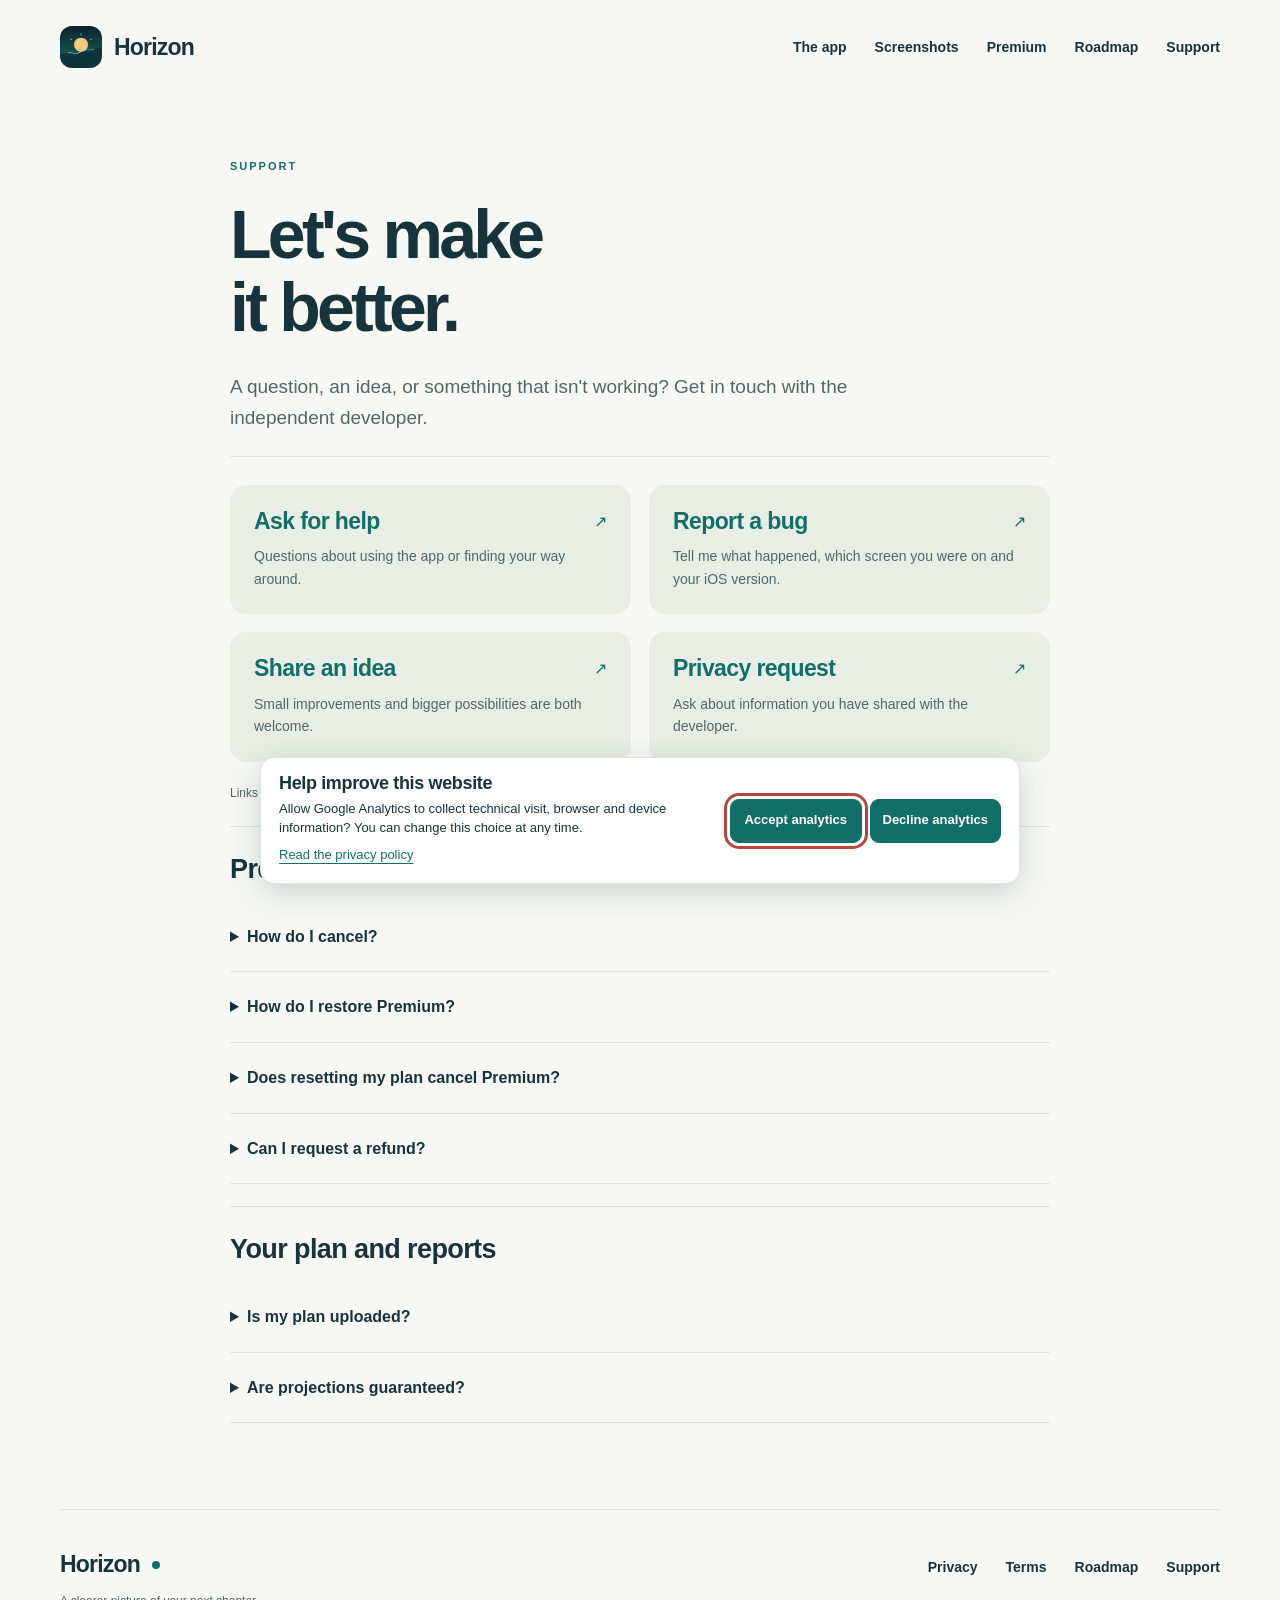
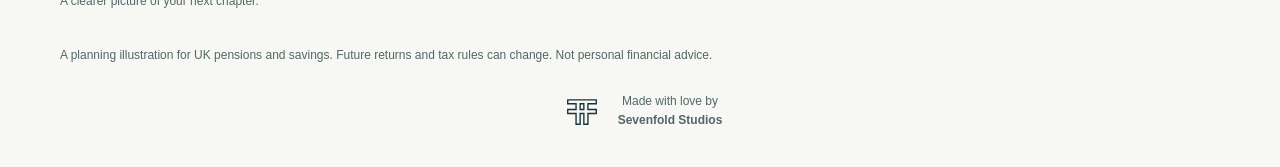
<file: support.html>
<!doctype html>
<html lang="en-GB"><head><meta charset="utf-8"><meta name="viewport" content="width=device-width,initial-scale=1"><meta name="theme-color" content="#126f67"><meta name="description" content="Ask for help, report a bug, suggest an improvement or manage Horizon Premium."><title>Support & feedback — Horizon</title><link rel="icon" href="assets/app-icon.png" type="image/png"><link rel="stylesheet" href="styles.css?v=20261031b"><script src="analytics.js?v=20261031b" defer></script></head><body><a class="skip" href="#main">Skip to content</a><header class="site-header wrap"><a class="brand" href="index.html"><img src="assets/app-icon.png" width="42" height="42" alt=""><span>Horizon</span></a><nav aria-label="Main navigation"><a href="index.html#features">The app</a><a href="index.html#screenshots">Screenshots</a><a href="index.html#premium">Premium</a><a href="roadmap.html">Roadmap</a><a href="support.html">Support</a></nav></header>
<main id="main" class="policy wrap"><p class="eyebrow">Support</p><h1>Let's make<br>it better.</h1><p class="intro">A question, an idea, or something that isn't working? Get in touch with the independent developer.</p><section id="contact" class="support-grid"><a class="support-card" href="mailto:hebawom@gmail.com?subject=Horizon%20-%20Help"><span aria-hidden="true">↗</span><h2>Ask for help</h2><p>Questions about using the app or finding your way around.</p></a><a class="support-card" href="mailto:hebawom@gmail.com?subject=Horizon%20-%20Bug%20report"><span aria-hidden="true">↗</span><h2>Report a bug</h2><p>Tell me what happened, which screen you were on and your iOS version.</p></a><a class="support-card" href="mailto:hebawom@gmail.com?subject=Horizon%20-%20Suggestion"><span aria-hidden="true">↗</span><h2>Share an idea</h2><p>Small improvements and bigger possibilities are both welcome.</p></a><a class="support-card" href="mailto:hebawom@gmail.com?subject=Horizon%20-%20Privacy%20request"><span aria-hidden="true">↗</span><h2>Privacy request</h2><p>Ask about information you have shared with the developer.</p></a></section><p class="small">Links open your email app. Please use a sample plan in screenshots and avoid sending balances, account numbers or other sensitive information.</p>
<section id="premium-help"><h2>Premium & subscriptions</h2><details><summary>How do I cancel?</summary><p>In the app, open Settings → Manage annual subscription. You can also open iPhone Settings → your name → Subscriptions → Horizon Premium. Cancel renewal there. Access normally continues until the paid period ends. <a href="https://support.apple.com/en-gb/118428">Apple's cancellation guide</a>.</p></details><details><summary>How do I restore Premium?</summary><p>Use Settings → Restore Purchases while signed into the Apple account used to subscribe. Check that the subscription is still active. Contact support if access does not return.</p></details><details><summary>Does resetting my plan cancel Premium?</summary><p>No. Resetting changes the plan stored on your phone. Apple manages the subscription separately.</p></details><details><summary>Can I request a refund?</summary><p>Apple handles refund requests through <a href="https://reportaproblem.apple.com/">Report a Problem</a>.</p></details></section>
<section><h2>Your plan and reports</h2><details><summary>Is my plan uploaded?</summary><p>The app stores the plan on your iPhone. It is not sent to the developer or added to ad requests or diagnostics. Reports leave the app only when you choose to share them. See the <a href="privacy.html">privacy policy</a>.</p></details><details><summary>Are projections guaranteed?</summary><p>No. They illustrate your entered assumptions. Tax, pension rules, returns and real spending can change. Check official pension statements and seek regulated advice for personal decisions.</p></details></section></main><footer class="site-footer wrap"><div><a class="brand" href="index.html">Horizon<span class="brand-dot" aria-hidden="true"></span></a><p>A clearer picture of your next chapter.</p></div><nav aria-label="Policies"><a href="privacy.html">Privacy</a><a href="terms.html">Terms</a><a href="roadmap.html">Roadmap</a><a href="support.html">Support</a></nav><p class="small">A planning illustration for UK pensions and savings. Future returns and tax rules can change. Not personal financial advice.</p><p class="studio-credit"><img src="assets/sevenfold-studios.svg?v=20261020g" width="88" height="62" alt="" loading="lazy" decoding="async"><span>Made with love by<br><strong>Sevenfold Studios</strong></span></p></footer></body></html>
</file>
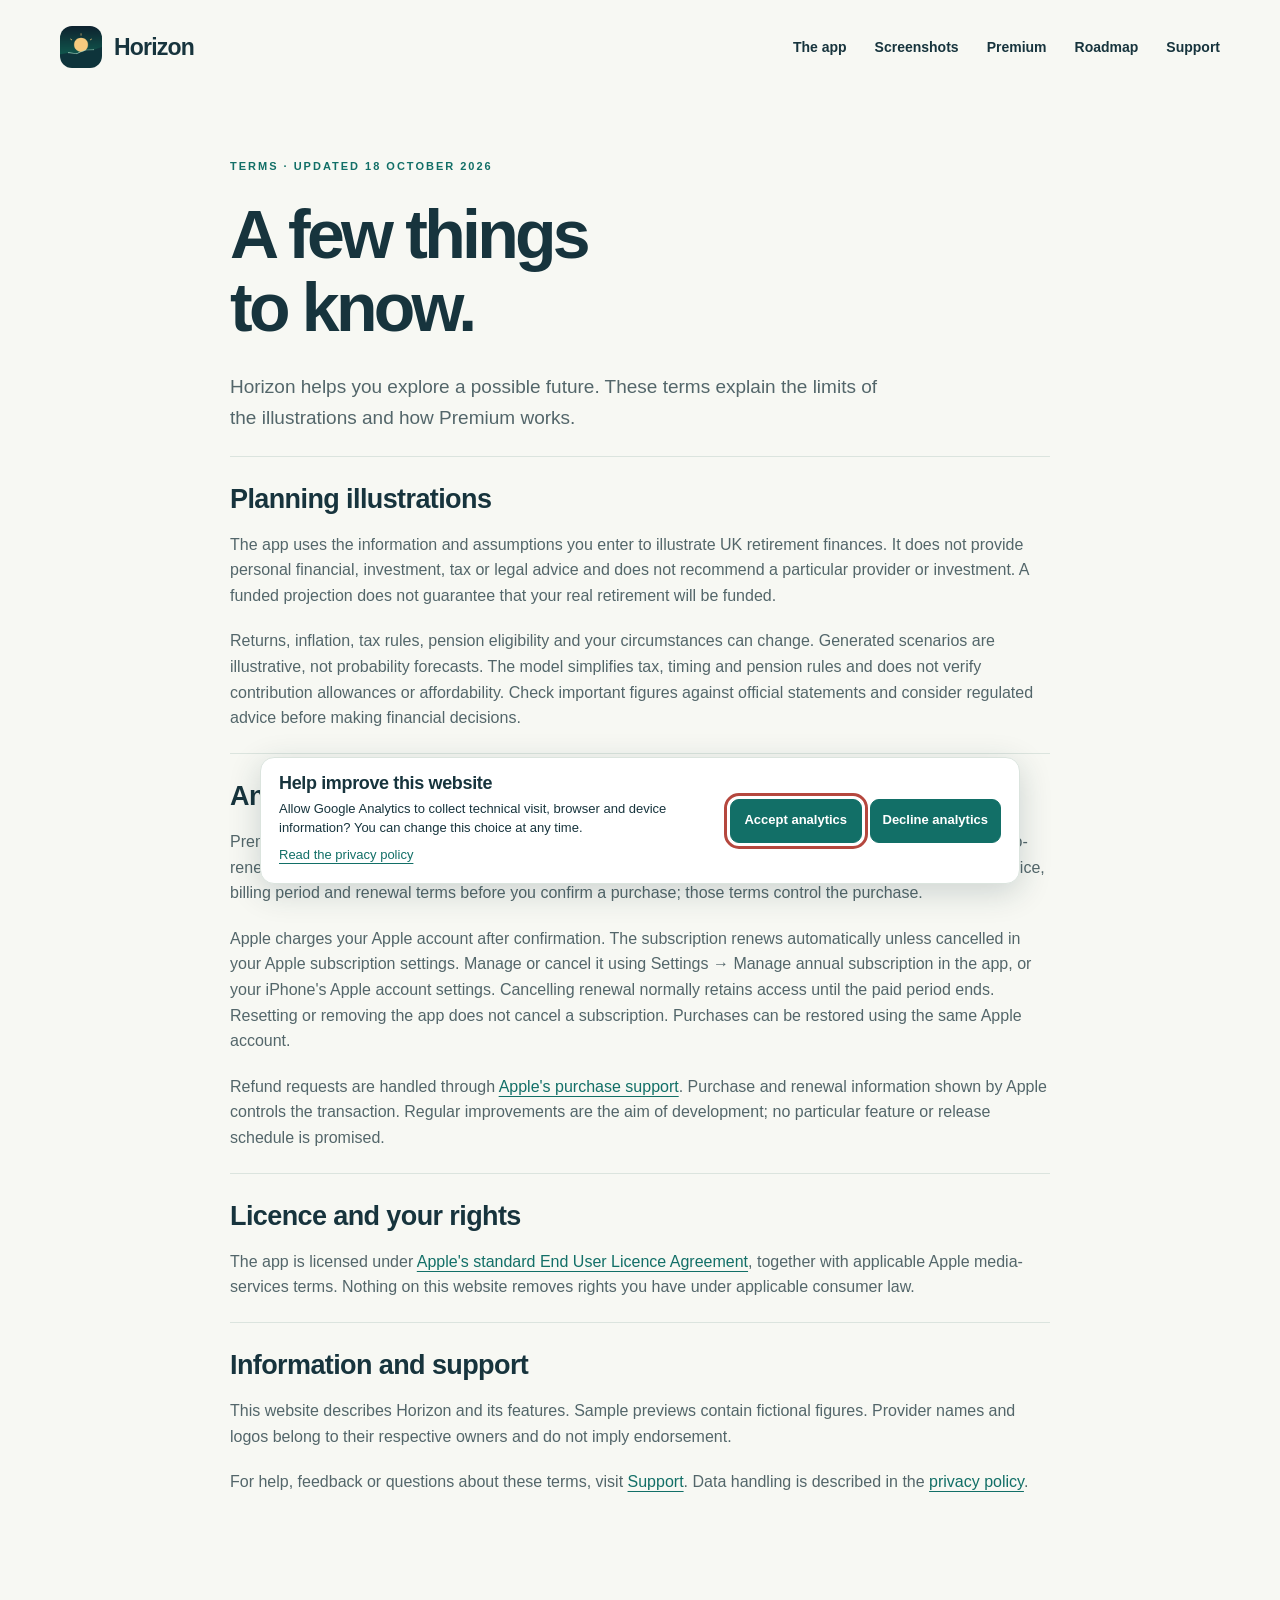
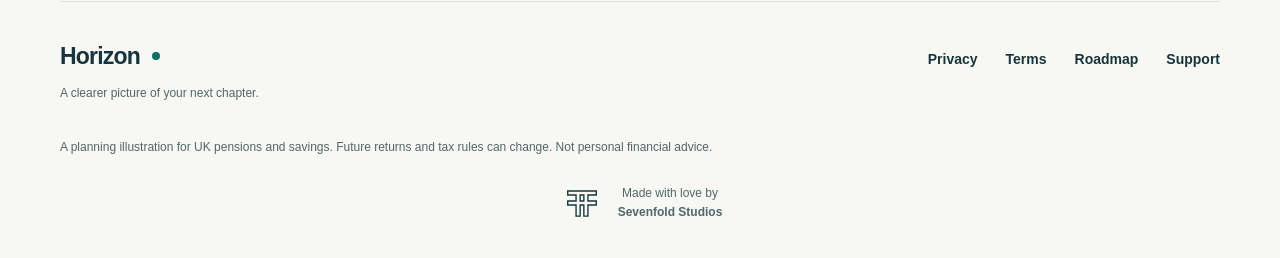
<file: terms.html>
<!doctype html>
<html lang="en-GB"><head><meta charset="utf-8"><meta name="viewport" content="width=device-width,initial-scale=1"><meta name="theme-color" content="#126f67"><meta name="description" content="Planning limits, annual Premium subscription terms and Apple licence information."><title>Terms & subscriptions — Horizon</title><link rel="icon" href="assets/app-icon.png" type="image/png"><link rel="stylesheet" href="styles.css?v=20261031b"><script src="analytics.js?v=20261031b" defer></script></head><body><a class="skip" href="#main">Skip to content</a><header class="site-header wrap"><a class="brand" href="index.html"><img src="assets/app-icon.png" width="42" height="42" alt=""><span>Horizon</span></a><nav aria-label="Main navigation"><a href="index.html#features">The app</a><a href="index.html#screenshots">Screenshots</a><a href="index.html#premium">Premium</a><a href="roadmap.html">Roadmap</a><a href="support.html">Support</a></nav></header>
<main id="main" class="policy wrap"><p class="eyebrow">Terms · updated 18 October 2026</p><h1>A few things<br>to know.</h1><p class="intro">Horizon helps you explore a possible future. These terms explain the limits of the illustrations and how Premium works.</p>
<section><h2>Planning illustrations</h2><p>The app uses the information and assumptions you enter to illustrate UK retirement finances. It does not provide personal financial, investment, tax or legal advice and does not recommend a particular provider or investment. A funded projection does not guarantee that your real retirement will be funded.</p><p>Returns, inflation, tax rules, pension eligibility and your circumstances can change. Generated scenarios are illustrative, not probability forecasts. The model simplifies tax, timing and pension rules and does not verify contribution allowances or affordability. Check important figures against official statements and consider regulated advice before making financial decisions.</p></section>
<section><h2>Annual Premium</h2><p>Premium removes banner adverts and supports ongoing independent development. It is an optional annual auto-renewable subscription available through the UK App Store at £7.99 a year. Apple shows the actual purchase price, billing period and renewal terms before you confirm a purchase; those terms control the purchase.</p><p>Apple charges your Apple account after confirmation. The subscription renews automatically unless cancelled in your Apple subscription settings. Manage or cancel it using Settings → Manage annual subscription in the app, or your iPhone's Apple account settings. Cancelling renewal normally retains access until the paid period ends. Resetting or removing the app does not cancel a subscription. Purchases can be restored using the same Apple account.</p><p>Refund requests are handled through <a href="https://reportaproblem.apple.com/">Apple's purchase support</a>. Purchase and renewal information shown by Apple controls the transaction. Regular improvements are the aim of development; no particular feature or release schedule is promised.</p></section>
<section><h2>Licence and your rights</h2><p>The app is licensed under <a href="https://www.apple.com/legal/internet-services/itunes/dev/stdeula/">Apple's standard End User Licence Agreement</a>, together with applicable Apple media-services terms. Nothing on this website removes rights you have under applicable consumer law.</p></section>
<section><h2>Information and support</h2><p>This website describes Horizon and its features. Sample previews contain fictional figures. Provider names and logos belong to their respective owners and do not imply endorsement.</p><p>For help, feedback or questions about these terms, visit <a href="support.html">Support</a>. Data handling is described in the <a href="privacy.html">privacy policy</a>.</p></section></main><footer class="site-footer wrap"><div><a class="brand" href="index.html">Horizon<span class="brand-dot" aria-hidden="true"></span></a><p>A clearer picture of your next chapter.</p></div><nav aria-label="Policies"><a href="privacy.html">Privacy</a><a href="terms.html">Terms</a><a href="roadmap.html">Roadmap</a><a href="support.html">Support</a></nav><p class="small">A planning illustration for UK pensions and savings. Future returns and tax rules can change. Not personal financial advice.</p><p class="studio-credit"><img src="assets/sevenfold-studios.svg?v=20261020g" width="88" height="62" alt="" loading="lazy" decoding="async"><span>Made with love by<br><strong>Sevenfold Studios</strong></span></p></footer></body></html>
</file>
<file: styles.css>
/* Shared colours and system typography mirror the iPhone app. No remote assets. */
:root { --ink:#17343d; --muted:#53666a; --teal:#126f67; --paper:#f7f8f3; --line:#dbe4de; --coral:#b5473e; }
* { box-sizing:border-box; }
html { scroll-behavior:smooth; scroll-padding-top:28px; }
body { margin:0; background:var(--paper); color:var(--ink); font-family:-apple-system,BlinkMacSystemFont,"Segoe UI",sans-serif; line-height:1.6; -webkit-font-smoothing:antialiased; }
a { color:var(--teal); text-underline-offset:4px; }
a:focus-visible,summary:focus-visible { outline:3px solid var(--coral); outline-offset:5px; border-radius:4px; }
img { max-width:100%; }
.wrap { width:min(1160px,calc(100% - 64px)); margin-inline:auto; }
.skip { position:absolute; top:-100px; left:20px; z-index:10; padding:12px; background:white; }
.skip:focus { top:12px; }
.site-header { display:flex; align-items:center; justify-content:space-between; gap:22px; padding-block:26px; }
.brand { display:inline-flex; align-items:center; gap:12px; color:var(--ink); text-decoration:none; font-size:23px; font-weight:750; letter-spacing:-.8px; }
.brand img { border-radius:12px; }
nav { display:flex; align-items:center; flex-wrap:wrap; gap:28px; }
nav a { color:var(--ink); text-decoration:none; font-size:14px; font-weight:600; padding-block:10px; }
nav a:hover { text-decoration:underline; }
.hero { min-height:760px; display:grid; grid-template-columns:1.15fr 1fr; align-items:center; gap:56px; padding-block:54px 88px; }
.eyebrow { color:var(--teal); font-size:11px; font-weight:750; letter-spacing:2px; text-transform:uppercase; margin:0 0 22px; }
h1,h2,h3,p,figure { margin-top:0; }
h1,h2,h3 { line-height:1.08; letter-spacing:-.055em; font-weight:720; }
h1 { font-size:clamp(48px,6.2vw,78px); margin-bottom:26px; }
h1 span { color:var(--teal); }
h2 { font-size:clamp(36px,4.4vw,52px); margin-bottom:26px; }
h3 { font-size:30px; }
p { margin-bottom:20px; }
.intro { max-width:490px; color:var(--muted); font-size:19px; line-height:1.65; }
.actions { display:flex; align-items:center; flex-wrap:wrap; gap:18px; margin-block:32px; }
.button { display:inline-flex; align-items:center; justify-content:space-between; gap:28px; padding:15px 22px; min-height:52px; border:1px solid transparent; border-radius:11px; background:var(--teal); color:white; font-size:14px; font-weight:650; text-decoration:none; }
.button:hover { background:#0c554f; }
.button span { font-size:20px; line-height:1; }
.coming { color:var(--muted); font-size:12px; }
.hero-notes { list-style:none; padding:0; display:flex; flex-wrap:wrap; gap:16px; color:var(--muted); font-size:12px; }
.hero-notes li::before { content:"✓"; color:var(--teal); margin-right:7px; font-weight:bold; }
/* Real screenshots sit in custom iPhone 17-style frames; no screen UI is invented. */
.preview { position:relative; display:flex; flex-direction:column; align-items:center; margin:0; isolation:isolate; }
.halo { position:absolute; width:440px; max-width:110%; aspect-ratio:1; border-radius:50%; background:radial-gradient(circle at 35% 35%,#dce9dc,#dbe7e1 65%,#e9eee6); top:92px; z-index:-1; }
.device-photo-link { display:block; border-radius:38px; text-decoration:none; }
.device-photo { display:block; }
.device-photo img { display:block; width:100%; height:auto; }
.preview .device-photo-link { width:340px; max-width:100%; transform:rotate(3deg); }
figcaption { color:var(--muted); font-size:11px; text-align:center; margin-top:18px; }
.screenshot-section { padding-top:56px; }
.gallery-hint { font-size:14px; color:var(--muted); margin-bottom:8px; }
.screenshot-gallery { display:grid; grid-auto-flow:column; grid-auto-columns:260px; gap:34px; overflow-x:auto; overscroll-behavior-inline:contain; scroll-snap-type:x proximity; scroll-padding-inline:14px; padding:24px 14px 28px; margin-inline:-14px; scrollbar-color:#a8c7ba transparent; }
.screenshot-card { scroll-snap-align:start; margin:0; }
.screenshot-card figcaption { margin-top:12px; }
.screenshot-card h3 { font-size:20px; letter-spacing:-.5px; margin-bottom:8px; }
.screenshot-card figcaption p { font-size:11px; margin:0; }
.story.funding-story { display:block; padding-top:0; }
.story-copy { display:grid; grid-template-columns:1fr 1fr; gap:80px; align-items:end; }
.story-copy p { max-width:none; }
.landscape-preview { margin:24px 0 0; }
.landscape-preview .device-photo-link { width:100%; }
.landscape-preview figcaption { margin-top:4px; }
.section { padding-block:68px 90px; border-top:1px solid var(--line); }
.feature-grid { display:grid; grid-template-columns:repeat(3,1fr); gap:22px; margin-top:40px; }
.feature { background:#e7eee4; padding:30px; border-radius:22px; display:flex; flex-direction:column; }
.feature.peach { background:#f4e7dc; }
.feature.blue { background:#e4eaee; }
.feature-number { font-size:10px; font-weight:750; letter-spacing:1.4px; margin-bottom:28px; }
.feature p { color:var(--muted); font-size:14px; }
.account-art { display:grid; gap:8px; margin-top:auto; padding-top:18px; }
.account-art span { background:#ffffffc9; border-radius:9px; padding:11px 13px; font-size:12px; display:flex; justify-content:space-between; }
.account-art .art-total { background:var(--teal); color:white; }
.lifestyle-art { display:grid; gap:8px; padding-top:18px; margin-top:auto; }
.lifestyle-art span { border:1px solid #c6b8ab; border-radius:9px; padding:10px 13px; font-size:12px; display:flex; justify-content:space-between; }
.lifestyle-art .selected { background:#fffaf4; border:2px solid var(--teal); color:var(--teal); font-weight:700; }
.scenario-art { display:grid; grid-template-columns:repeat(8,1fr); gap:5px; margin-top:auto; padding-top:20px; }
.scenario-art span { aspect-ratio:1; border-radius:4px; background:var(--teal); }
.scenario-art span.unfunded { background:#b86b5f; }
.widget-styles { display:grid; grid-template-columns:repeat(3,1fr); gap:22px; width:min(1124px,100%); margin-top:34px; }
.widget-styles + .small { margin-top:24px; }
.widget-card { margin:0; }
.widget-card a { display:block; border-radius:28px; text-decoration:none; }
.widget-card img { display:block; width:100%; height:auto; }
.story { display:grid; grid-template-columns:1fr 1fr; gap:100px; padding-block:40px 110px; align-items:center; }
.story p { color:var(--muted); max-width:470px; }
.premium { border-radius:26px; background:linear-gradient(110deg,#163a40,#126f67); color:#effff4; padding:54px; display:grid; grid-template-columns:1.2fr 1fr; gap:90px; align-items:center; }
.premium .eyebrow { color:#b9ddc6; }
.premium p { color:#d0e4dd; }
.premium-roadmap { margin:18px 0 0; }
.premium-roadmap a { color:#effff4; font-weight:650; }
.button-light { background:#eff4e9; color:#17443d; }
.button-light:hover { background:white; }
.price { border-left:1px solid #ffffff30; padding-left:42px; }
.price>span { text-transform:uppercase; letter-spacing:1px; font-size:10px; }
.price strong { display:block; font-size:64px; line-height:1.4; letter-spacing:-3px; }
.price strong small { font-size:16px; font-weight:450; letter-spacing:0; margin-left:6px; }
.small { font-size:12px; line-height:1.65; color:var(--muted); }
.contact-strip { display:flex; align-items:center; justify-content:space-between; gap:32px; padding-block:80px; }
.contact-strip h2 { font-size:30px; max-width:600px; margin-bottom:12px; }
.contact-strip p { color:var(--muted); margin:0; }
.button-outline { border-color:var(--teal); color:var(--teal); background:transparent; white-space:nowrap; }
.button-outline:hover { color:white; }
.site-footer { display:grid; grid-template-columns:1fr auto; align-items:start; gap:26px; padding-block:36px; border-top:1px solid var(--line); }
.site-footer p { color:var(--muted); font-size:12px; margin-block:9px 0; }
.site-footer>.small { grid-column:1/-1; max-width:700px; }
/* Keep the studio logo and credit aligned on every page. */
.site-footer .studio-credit { grid-column:1/-1; display:flex; align-items:center; justify-content:center; gap:12px; margin:0; }
.studio-credit > span { text-align:center; }
.studio-credit img { flex:none; width:48px; height:auto; }
.brand-dot { width:8px; height:8px; border-radius:50%; background:var(--teal); margin-left:0; }
/* Policy pages use a narrower reading column and native accessible disclosures. */
.policy { max-width:820px; padding-block:64px 86px; }
.policy h1 { font-size:clamp(44px,6vw,68px); }
.policy .intro { max-width:670px; }
.policy section { padding-top:28px; margin-top:22px; border-top:1px solid var(--line); }
.policy section h2 { font-size:27px; letter-spacing:-.6px; margin-bottom:18px; }
.policy section p { color:var(--muted); }
.policy-highlight { background:#e5eee5; border-left:4px solid var(--teal); padding:22px 26px; border-radius:0 12px 12px 0; margin-block:30px; font-weight:550; }
.support-grid { display:grid; grid-template-columns:1fr 1fr; gap:18px; padding-bottom:22px; }
.support-card { padding:24px; border-radius:16px; background:#e8eee5; text-decoration:none; }
.support-card:hover { background:#dce8dc; }
.support-card>span { float:right; }
.policy .support-card h2 { font-size:23px; margin-block:0 12px; }
.support-card p { font-size:14px; margin:0; }
details { border-bottom:1px solid var(--line); padding-block:16px; }
summary { cursor:pointer; font-weight:600; padding-block:6px; }
details p { margin-block:14px 8px; padding-right:16px; }
/* Planned improvements use the same cards and colours as the rest of the site. */
.roadmap-list { list-style:none; padding:0; margin:32px 0; display:grid; grid-template-columns:repeat(2,minmax(0,1fr)); gap:18px; }
.roadmap-list li { padding:24px; border:1px solid var(--line); border-left:4px solid var(--teal); border-radius:16px; background:#fff; }
.roadmap-list h2 { font-size:23px; letter-spacing:-.6px; margin-bottom:12px; }
.roadmap-list p { color:var(--muted); font-size:15px; margin:0; }
@media (max-width:900px) {
  .hero { gap:24px; min-height:680px; }
  .feature { padding:24px; }
  h3 { font-size:26px; }
  .story { gap:45px; }
  .premium { padding:36px; gap:36px; }
  .price { padding-left:28px; }
}
@media (max-width:650px) {
  .wrap { width:calc(100% - 40px); }
  .site-header { padding-block:20px; flex-wrap:wrap; gap:8px; }
  .brand { font-size:21px; }
  nav { gap:20px; }
  nav a { font-size:12px; }
  .hero { grid-template-columns:1fr; padding-top:48px; gap:48px; }
  .hero-copy { max-width:500px; }
  .hero h1 { font-size:56px; }
  .intro { font-size:17px; }
  .preview { margin-block:8px; }
  .preview .device-photo-link { width:330px; }
  .screenshot-gallery { grid-auto-columns:245px; gap:18px; }
  .story-copy { grid-template-columns:1fr; gap:0; }
  .halo { max-width:100%; }
  .hero-notes { font-size:11px; gap:12px; }
  .feature-grid,.story,.premium,.widget-styles { grid-template-columns:1fr; }
  .feature-grid { gap:18px; }
  .feature { padding:28px; }
  .account-art,.lifestyle-art,.scenario-art { max-width:330px; width:100%; }
  .section { padding-block:54px; }
  .story { padding-bottom:64px; gap:30px; }
  .premium { padding:30px; gap:22px; }
  .price { border-left:0; border-top:1px solid #ffffff30; padding:26px 0 0; }
  .contact-strip { flex-direction:column; align-items:flex-start; padding-block:54px; }
  .site-footer { grid-template-columns:1fr; }
  .policy { padding-block:44px 62px; }
  .support-grid { grid-template-columns:1fr; }
  .roadmap-list { grid-template-columns:1fr; }
}
@media (prefers-reduced-motion:reduce) { html { scroll-behavior:auto; } }
/* The consent notice stays nonmodal and keeps both choices equally reachable. */
.analytics-consent {
  position:fixed;
  z-index:100;
  left:50%;
  bottom:16px;
  transform:translateX(-50%);
  width:min(760px,calc(100% - 32px));
  display:grid;
  grid-template-columns:minmax(0,1fr) auto;
  align-items:center;
  gap:20px;
  padding:16px 18px;
  border:1px solid var(--line);
  border-radius:14px;
  background:white;
  color:var(--ink);
  box-shadow:0 8px 32px #17343d30;
}
.analytics-consent[hidden] { display:none; }
.analytics-consent h2 { margin:0 0 6px; font-size:18px; letter-spacing:-.02em; }
.analytics-consent p { margin:0 0 4px; font-size:13px; line-height:1.45; }
.analytics-consent a { font-size:13px; }
.analytics-consent-actions { display:grid; grid-template-columns:repeat(2,minmax(0,1fr)); gap:8px; }
.analytics-consent button {
  min-height:44px;
  padding:9px 12px;
  border:1px solid var(--teal);
  border-radius:9px;
  background:var(--teal);
  color:white;
  font:inherit;
  font-size:13px;
  font-weight:650;
  white-space:nowrap;
  cursor:pointer;
}
.analytics-consent button:hover { filter:brightness(.94); }
.analytics-consent button.is-selected, .analytics-consent button.is-selected:hover {
  border-color:var(--ink);
  background:var(--ink);
  color:white;
  filter:none;
}
.analytics-consent button:disabled { cursor:wait; }
.analytics-consent-status { margin:8px 0 0; font-size:13px; font-weight:650; }
.analytics-settings {
  margin-top:12px;
  cursor:pointer;
  font:inherit;
}
.analytics-consent button:focus-visible, .analytics-settings:focus-visible {
  outline:3px solid var(--coral);
  outline-offset:3px;
}
@media (max-width:640px) {
  .analytics-consent {
    bottom:12px;
    width:calc(100% - 24px);
    max-height:calc(100vh - 24px);
    grid-template-columns:1fr;
    gap:10px;
    padding:12px;
    overflow:auto;
  }
  .analytics-consent-actions { width:100%; }
  .analytics-consent button { padding-inline:8px; }
}

/* Framed Duo screenshots preserve their original display proportions. */
.duo-intro { display:grid; grid-template-columns:1fr 1fr; gap:24px 56px; align-items:end; }
.duo-intro h2 { margin-bottom:0; }
.duo-intro > p { color:var(--muted); margin-bottom:4px; }
.duo-feature { max-width:800px; margin:36px auto; }
.duo-feature a { display:block; border-radius:24px; }
.duo-section img { display:block; width:100%; height:auto; }
.duo-section figcaption { margin-top:14px; color:var(--muted); }
.duo-feature figcaption { font-size:14px; text-align:center; }
.duo-detail-grid { display:grid; grid-template-columns:1fr 1fr; gap:20px; }
.duo-detail-grid figure { display:flex; flex-direction:column; align-items:center; margin:0; padding:24px; border:1px solid var(--line); border-radius:22px; background:#eef3ef; }
.duo-detail-grid img { width:auto; max-width:100%; max-height:260px; object-fit:contain; }
.duo-detail-grid figcaption { width:100%; }
.duo-detail-grid h3 { margin-bottom:6px; color:var(--ink); }
.duo-detail-grid p,.duo-release-note { margin-bottom:0; }
.duo-release-note { margin-top:24px; color:var(--muted); font-size:14px; }
@media (max-width:700px) {
  .duo-intro,.duo-detail-grid { grid-template-columns:1fr; }
  .duo-feature { margin-block:24px; }
  .duo-feature a { border-radius:14px; }
}

.roadmap-list .roadmap-complete { background:#eef6f0; }
.roadmap-status { display:inline-flex; align-items:center; gap:6px; margin-bottom:10px; padding:3px 10px; border-radius:999px; background:#dceee2; color:#215739; font-size:13px; font-weight:700; }
</file>
